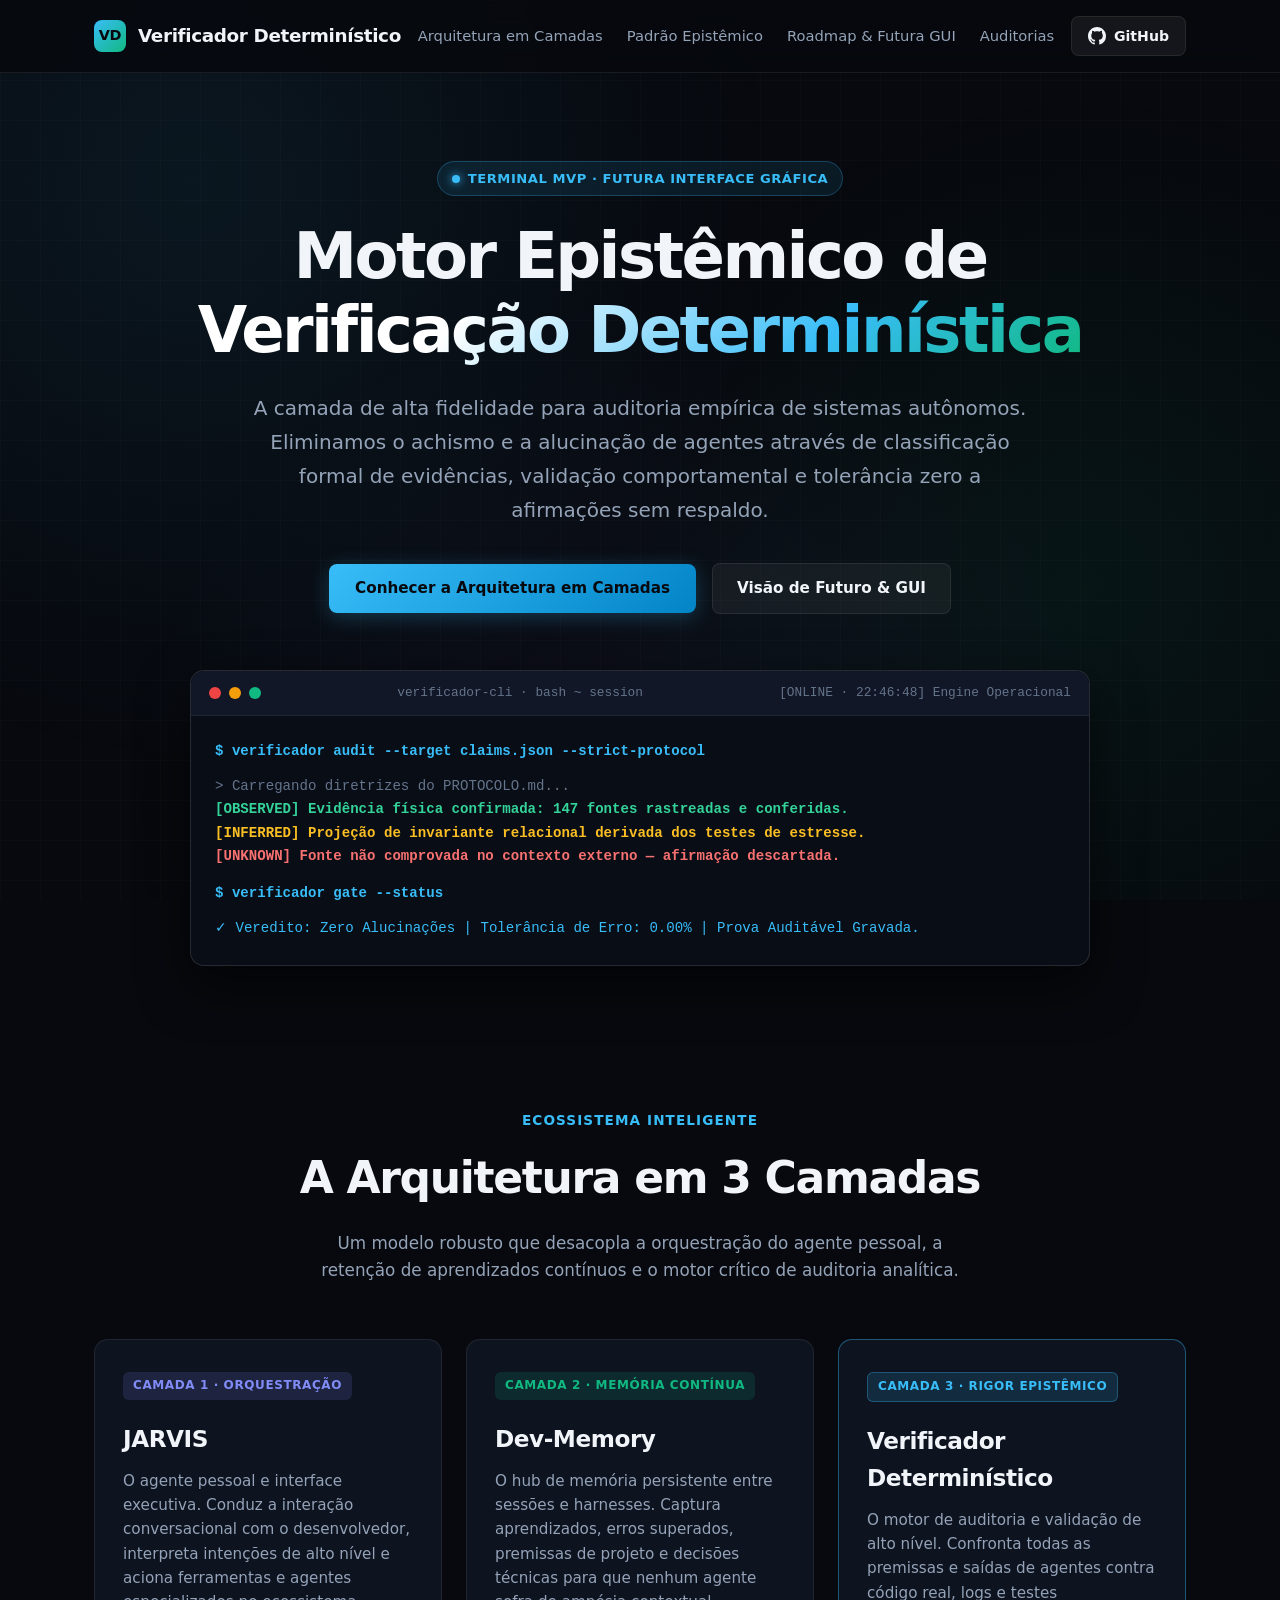
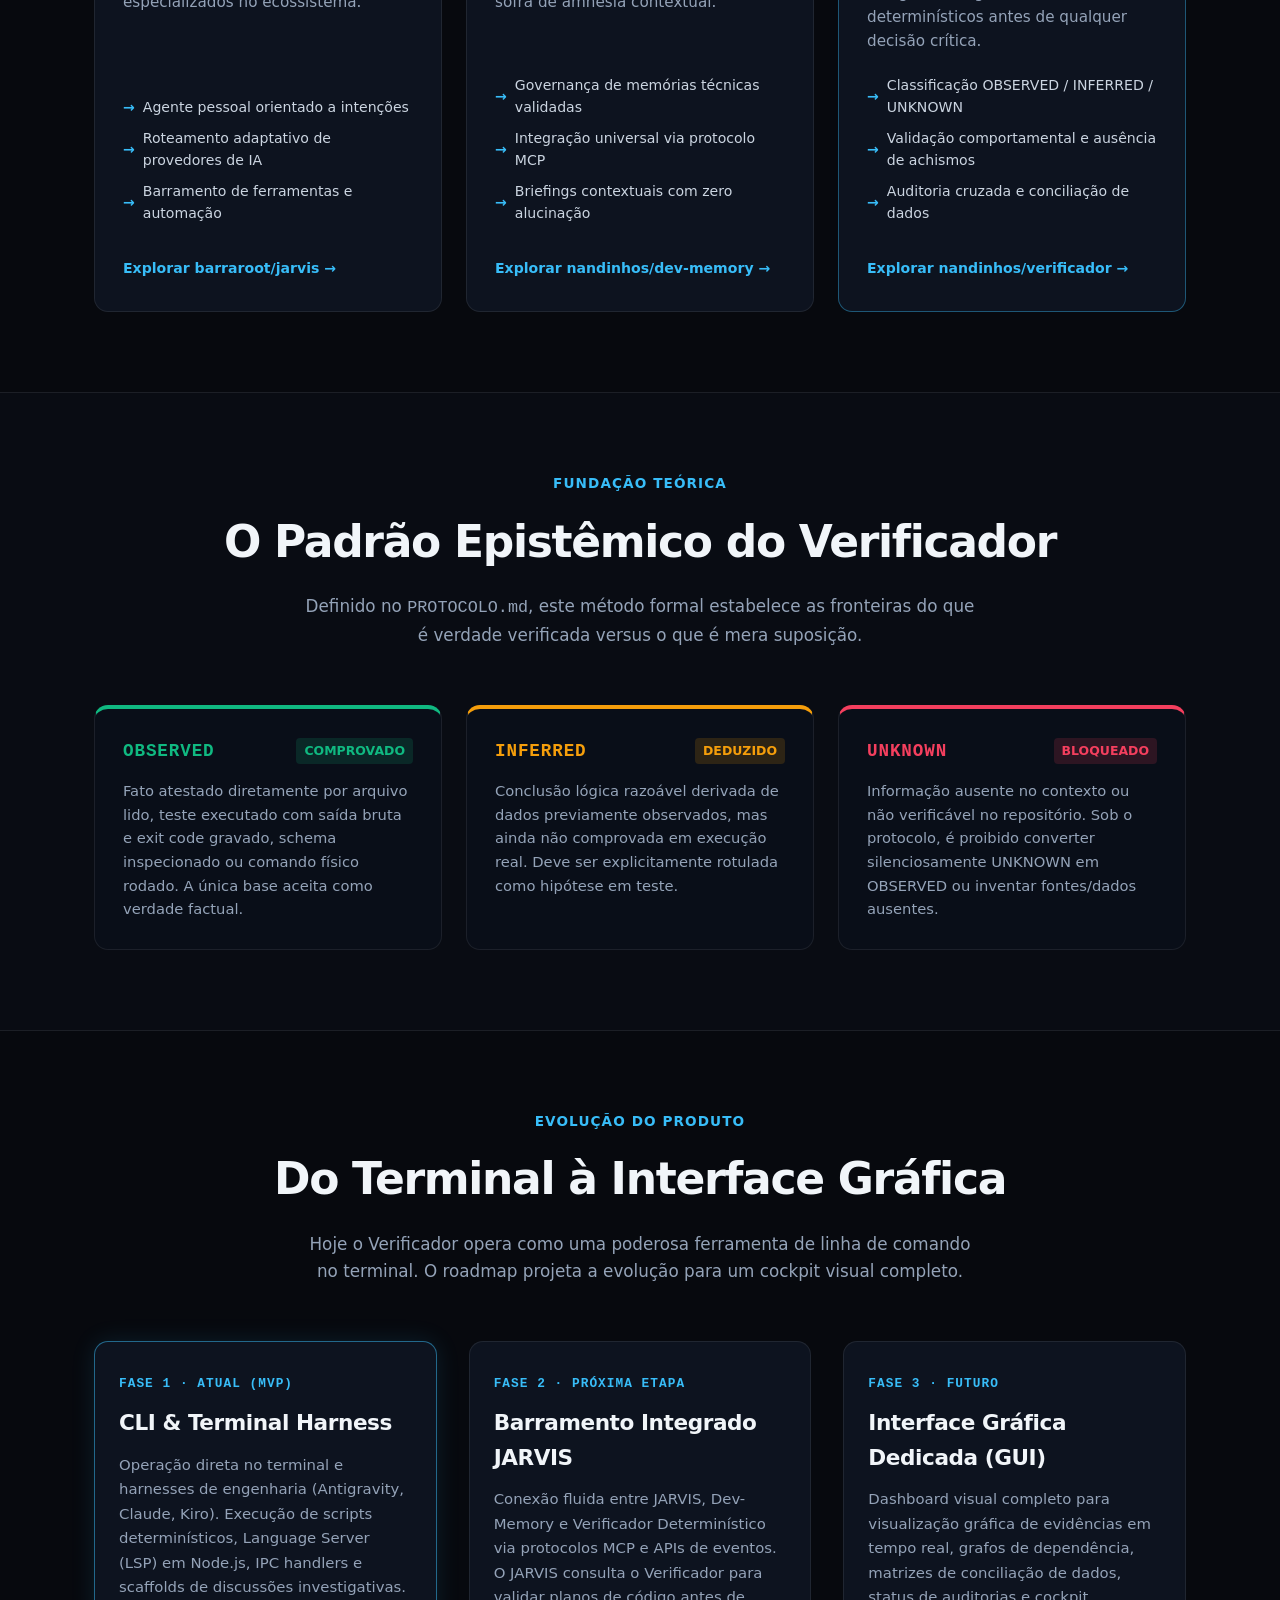
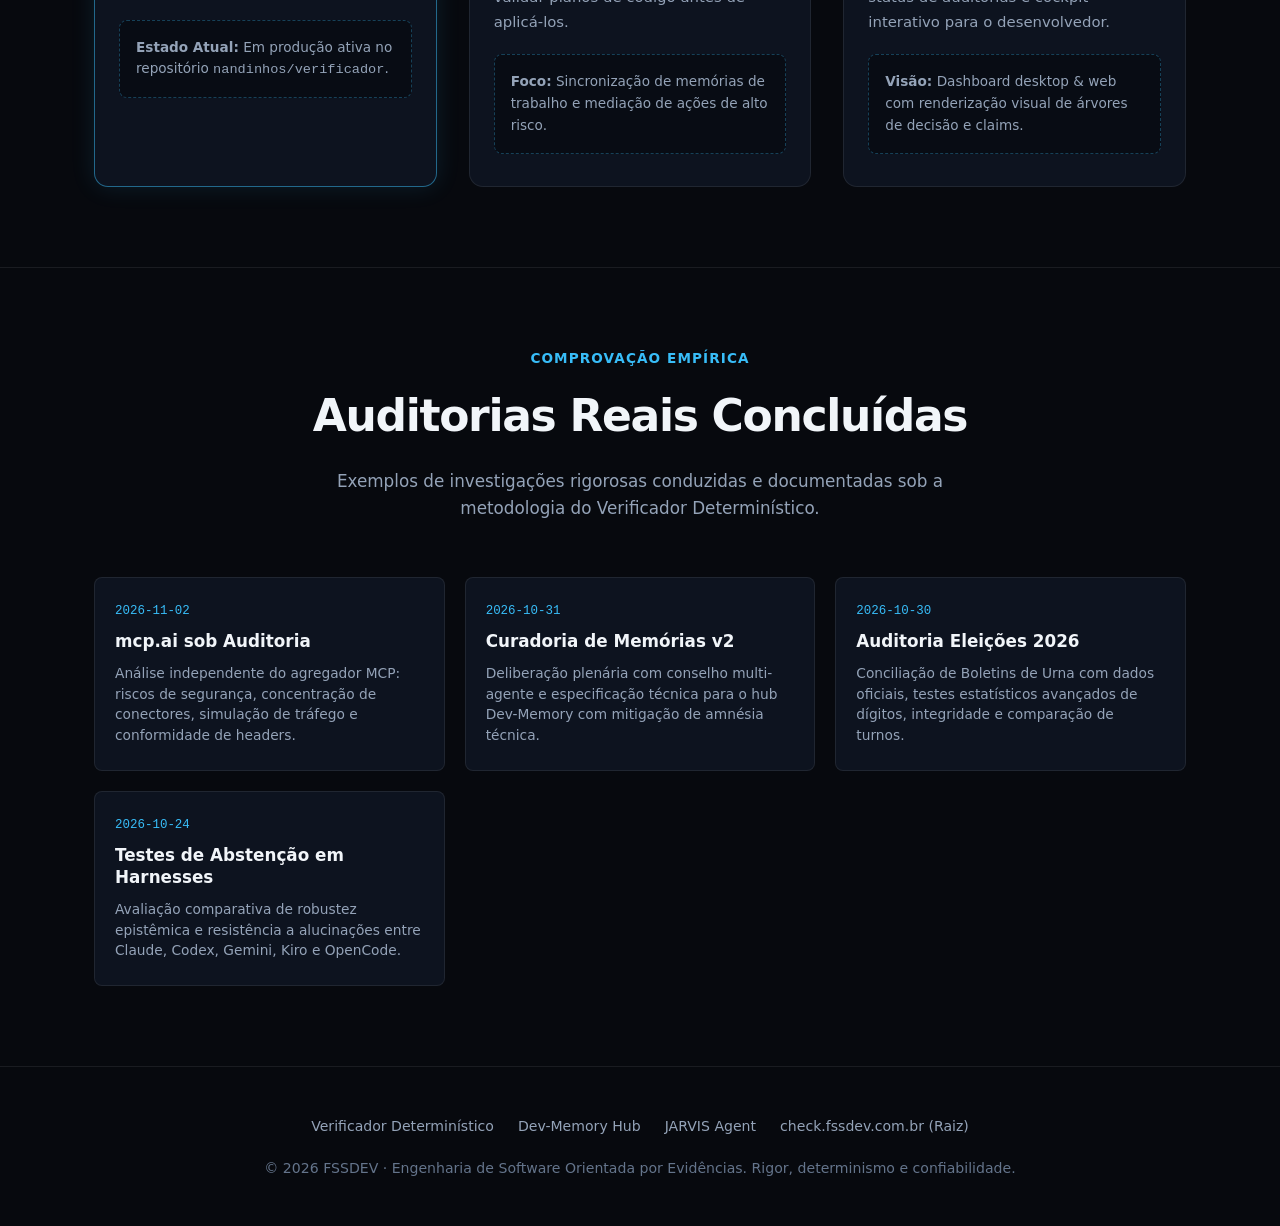
<file: paginas/verificador/index.html>
<!DOCTYPE html>
<html lang="pt-BR">
<head>
  <meta charset="utf-8">
  <meta name="viewport" content="width=device-width, initial-scale=1">
  <title>Verificador Determinístico — Motor Epistêmico & Auditoria de IA</title>
  <meta name="description" content="Motor de análise determinística de alto nível, classificação rigorosa de evidências e auditoria para ecossistemas de agentes de IA com JARVIS e Dev-Memory.">
  <meta name="theme-color" content="#07090e">
  <meta name="robots" content="noindex, nofollow">
  <link rel="stylesheet" href="./assets/style.css?v=20261102">
  <script src="./assets/app.js?v=20261102" defer></script>
</head>
<body>

  <div class="bg-glow"></div>
  <div class="bg-grid"></div>

  <!-- Header -->
  <header class="site-header">
    <div class="container">
      <div class="nav-wrap">
        <a href="#topo" class="brand">
          <span class="brand-badge">VD</span>
          <span>Verificador Determinístico</span>
        </a>
        <nav>
          <ul class="nav-links">
            <li><a href="#arquitetura">Arquitetura em Camadas</a></li>
            <li><a href="#epistemico">Padrão Epistêmico</a></li>
            <li><a href="#roadmap">Roadmap & Futura GUI</a></li>
            <li><a href="#casos">Auditorias</a></li>
          </ul>
        </nav>
        <a href="https://github.com/nandinhos/verificador" target="_blank" rel="noopener noreferrer" class="btn-github">
          <svg width="18" height="18" viewBox="0 0 24 24" fill="currentColor">
            <path d="M12 0C5.37 0 0 5.37 0 12c0 5.31 3.435 9.795 8.205 11.385.6.105.825-.255.825-.57 0-.285-.015-1.23-.015-2.235-3.015.555-3.795-.735-4.035-1.41-.135-.345-.72-1.41-1.23-1.695-.42-.225-1.02-.78-.015-.795.945-.015 1.62.87 1.845 1.23 1.08 1.815 2.805 1.305 3.495.99.105-.78.42-1.305.765-1.605-2.67-.3-5.46-1.335-5.46-5.925 0-1.305.465-2.385 1.23-3.225-.12-.3-.54-1.53.12-3.18 0 0 1.005-.315 3.3 1.23.96-.27 1.98-.405 3-.405s2.04.135 3 .405c2.295-1.56 3.3-1.23 3.3-1.23.66 1.65.24 2.88.12 3.18.765.84 1.23 1.905 1.23 3.225 0 4.605-2.805 5.625-5.475 5.925.435.375.81 1.095.81 2.22 0 1.605-.015 2.895-.015 3.3 0 .315.225.69.825.57A12.02 12.02 0 0024 12c0-6.63-5.37-12-12-12z"/>
          </svg>
          <span>GitHub</span>
        </a>
      </div>
    </div>
  </header>

  <!-- Hero Section -->
  <section class="hero" id="topo">
    <div class="container">
      <div class="badge-tag">
        <span class="pulse-dot"></span>
        <span>Terminal MVP · Futura Interface Gráfica</span>
      </div>

      <h1 class="hero-title">
        Motor Epistêmico de <br><span class="text-gradient">Verificação Determinística</span>
      </h1>

      <p class="hero-subtitle">
        A camada de alta fidelidade para auditoria empírica de sistemas autônomos. Eliminamos o achismo e a alucinação de agentes através de classificação formal de evidências, validação comportamental e tolerância zero a afirmações sem respaldo.
      </p>

      <div class="hero-actions">
        <a href="#arquitetura" class="btn-primary">Conhecer a Arquitetura em Camadas</a>
        <a href="#roadmap" class="btn-secondary">Visão de Futuro & GUI</a>
      </div>

      <!-- Terminal Mockup -->
      <div class="terminal-window">
        <div class="terminal-header">
          <div class="terminal-dots">
            <span class="dot dot-red"></span>
            <span class="dot dot-yellow"></span>
            <span class="dot dot-green"></span>
          </div>
          <span class="terminal-title">verificador-cli · bash ~ session</span>
          <span class="terminal-title" id="live-status">[ONLINE] Engine Operacional</span>
        </div>
        <div class="terminal-body">
          <p class="cmd-line">$ verificador audit --target claims.json --strict-protocol</p>
          <p class="log-dim">> Carregando diretrizes do PROTOCOLO.md...</p>
          <p class="log-obs">[OBSERVED] Evidência física confirmada: 147 fontes rastreadas e conferidas.</p>
          <p class="log-inf">[INFERRED] Projeção de invariante relacional derivada dos testes de estresse.</p>
          <p class="log-unk">[UNKNOWN] Fonte não comprovada no contexto externo — afirmação descartada.</p>
          <p class="cmd-line" style="margin-top: 14px;">$ verificador gate --status</p>
          <p style="color: #38bdf8;">✓ Veredito: Zero Alucinações | Tolerância de Erro: 0.00% | Prova Auditável Gravada.</p>
        </div>
      </div>
    </div>
  </section>

  <!-- Architecture Triad -->
  <section class="architecture" id="arquitetura">
    <div class="container">
      <div class="section-head">
        <div class="section-tag">Ecossistema Inteligente</div>
        <h2 class="section-title">A Arquitetura em 3 Camadas</h2>
        <p class="section-desc">
          Um modelo robusto que desacopla a orquestração do agente pessoal, a retenção de aprendizados contínuos e o motor crítico de auditoria analítica.
        </p>
      </div>

      <div class="triad-grid">
        <!-- Layer 1: JARVIS -->
        <article class="triad-card">
          <span class="card-layer-tag layer-1">Camada 1 · Orquestração</span>
          <h3>JARVIS</h3>
          <p>
            O agente pessoal e interface executiva. Conduz a interação conversacional com o desenvolvedor, interpreta intenções de alto nível e aciona ferramentas e agentes especializados no ecossistema.
          </p>
          <ul class="triad-features">
            <li>Agente pessoal orientado a intenções</li>
            <li>Roteamento adaptativo de provedores de IA</li>
            <li>Barramento de ferramentas e automação</li>
          </ul>
          <a href="https://github.com/barraroot/jarvis" target="_blank" rel="noopener noreferrer" class="card-link">
            Explorar barraroot/jarvis →
          </a>
        </article>

        <!-- Layer 2: Dev-Memory -->
        <article class="triad-card">
          <span class="card-layer-tag layer-2">Camada 2 · Memória Contínua</span>
          <h3>Dev-Memory</h3>
          <p>
            O hub de memória persistente entre sessões e harnesses. Captura aprendizados, erros superados, premissas de projeto e decisões técnicas para que nenhum agente sofra de amnésia contextual.
          </p>
          <ul class="triad-features">
            <li>Governança de memórias técnicas validadas</li>
            <li>Integração universal via protocolo MCP</li>
            <li>Briefings contextuais com zero alucinação</li>
          </ul>
          <a href="https://github.com/nandinhos/dev-memory" target="_blank" rel="noopener noreferrer" class="card-link">
            Explorar nandinhos/dev-memory →
          </a>
        </article>

        <!-- Layer 3: Verificador -->
        <article class="triad-card" style="border-color: rgba(56, 189, 248, 0.4);">
          <span class="card-layer-tag layer-3">Camada 3 · Rigor Epistêmico</span>
          <h3>Verificador Determinístico</h3>
          <p>
            O motor de auditoria e validação de alto nível. Confronta todas as premissas e saídas de agentes contra código real, logs e testes determinísticos antes de qualquer decisão crítica.
          </p>
          <ul class="triad-features">
            <li>Classificação OBSERVED / INFERRED / UNKNOWN</li>
            <li>Validação comportamental e ausência de achismos</li>
            <li>Auditoria cruzada e conciliação de dados</li>
          </ul>
          <a href="https://github.com/nandinhos/verificador" target="_blank" rel="noopener noreferrer" class="card-link">
            Explorar nandinhos/verificador →
          </a>
        </article>
      </div>
    </div>
  </section>

  <!-- Epistemic Standard -->
  <section class="epistemic" id="epistemico">
    <div class="container">
      <div class="section-head">
        <div class="section-tag">Fundação Teórica</div>
        <h2 class="section-title">O Padrão Epistêmico do Verificador</h2>
        <p class="section-desc">
          Definido no <code>PROTOCOLO.md</code>, este método formal estabelece as fronteiras do que é verdade verificada versus o que é mera suposição.
        </p>
      </div>

      <div class="epistemic-cards">
        <div class="epi-card obs">
          <div class="epi-header">
            <span class="epi-title">OBSERVED</span>
            <span class="epi-rule">Comprovado</span>
          </div>
          <p>
            Fato atestado diretamente por arquivo lido, teste executado com saída bruta e exit code gravado, schema inspecionado ou comando físico rodado. A única base aceita como verdade factual.
          </p>
        </div>

        <div class="epi-card inf">
          <div class="epi-header">
            <span class="epi-title">INFERRED</span>
            <span class="epi-rule">Deduzido</span>
          </div>
          <p>
            Conclusão lógica razoável derivada de dados previamente observados, mas ainda não comprovada em execução real. Deve ser explicitamente rotulada como hipótese em teste.
          </p>
        </div>

        <div class="epi-card unk">
          <div class="epi-header">
            <span class="epi-title">UNKNOWN</span>
            <span class="epi-rule">Bloqueado</span>
          </div>
          <p>
            Informação ausente no contexto ou não verificável no repositório. Sob o protocolo, é proibido converter silenciosamente UNKNOWN em OBSERVED ou inventar fontes/dados ausentes.
          </p>
        </div>
      </div>
    </div>
  </section>

  <!-- Roadmap Section -->
  <section class="roadmap" id="roadmap">
    <div class="container">
      <div class="section-head">
        <div class="section-tag">Evolução do Produto</div>
        <h2 class="section-title">Do Terminal à Interface Gráfica</h2>
        <p class="section-desc">
          Hoje o Verificador opera como uma poderosa ferramenta de linha de comando no terminal. O roadmap projeta a evolução para um cockpit visual completo.
        </p>
      </div>

      <div class="roadmap-timeline">
        <!-- Fase 1 -->
        <div class="roadmap-card active">
          <div class="phase-number">Fase 1 · Atual (MVP)</div>
          <h4>CLI & Terminal Harness</h4>
          <p>
            Operação direta no terminal e harnesses de engenharia (Antigravity, Claude, Kiro). Execução de scripts determinísticos, Language Server (LSP) em Node.js, IPC handlers e scaffolds de discussões investigativas.
          </p>
          <div class="gui-preview-box">
            <strong>Estado Atual:</strong> Em produção ativa no repositório <code>nandinhos/verificador</code>.
          </div>
        </div>

        <!-- Fase 2 -->
        <div class="roadmap-card">
          <div class="phase-number">Fase 2 · Próxima Etapa</div>
          <h4>Barramento Integrado JARVIS</h4>
          <p>
            Conexão fluida entre JARVIS, Dev-Memory e Verificador Determinístico via protocolos MCP e APIs de eventos. O JARVIS consulta o Verificador para validar planos de código antes de aplicá-los.
          </p>
          <div class="gui-preview-box">
            <strong>Foco:</strong> Sincronização de memórias de trabalho e mediação de ações de alto risco.
          </div>
        </div>

        <!-- Fase 3 -->
        <div class="roadmap-card">
          <div class="phase-number">Fase 3 · Futuro</div>
          <h4>Interface Gráfica Dedicada (GUI)</h4>
          <p>
            Dashboard visual completo para visualização gráfica de evidências em tempo real, grafos de dependência, matrizes de conciliação de dados, status de auditorias e cockpit interativo para o desenvolvedor.
          </p>
          <div class="gui-preview-box">
            <strong>Visão:</strong> Dashboard desktop & web com renderização visual de árvores de decisão e claims.
          </div>
        </div>
      </div>
    </div>
  </section>

  <!-- Audited Cases -->
  <section class="cases" id="casos">
    <div class="container">
      <div class="section-head">
        <div class="section-tag">Comprovação Empírica</div>
        <h2 class="section-title">Auditorias Reais Concluídas</h2>
        <p class="section-desc">
          Exemplos de investigações rigorosas conduzidas e documentadas sob a metodologia do Verificador Determinístico.
        </p>
      </div>

      <div class="cases-grid">
        <div class="case-card">
          <div class="case-date">2026-11-02</div>
          <h5>mcp.ai sob Auditoria</h5>
          <p>
            Análise independente do agregador MCP: riscos de segurança, concentração de conectores, simulação de tráfego e conformidade de headers.
          </p>
        </div>

        <div class="case-card">
          <div class="case-date">2026-10-31</div>
          <h5>Curadoria de Memórias v2</h5>
          <p>
            Deliberação plenária com conselho multi-agente e especificação técnica para o hub Dev-Memory com mitigação de amnésia técnica.
          </p>
        </div>

        <div class="case-card">
          <div class="case-date">2026-10-30</div>
          <h5>Auditoria Eleições 2026</h5>
          <p>
            Conciliação de Boletins de Urna com dados oficiais, testes estatísticos avançados de dígitos, integridade e comparação de turnos.
          </p>
        </div>

        <div class="case-card">
          <div class="case-date">2026-10-24</div>
          <h5>Testes de Abstenção em Harnesses</h5>
          <p>
            Avaliação comparativa de robustez epistêmica e resistência a alucinações entre Claude, Codex, Gemini, Kiro e OpenCode.
          </p>
        </div>
      </div>
    </div>
  </section>

  <!-- Footer -->
  <footer class="site-footer">
    <div class="container">
      <ul class="footer-links">
        <li><a href="https://github.com/nandinhos/verificador" target="_blank" rel="noopener noreferrer">Verificador Determinístico</a></li>
        <li><a href="https://github.com/nandinhos/dev-memory" target="_blank" rel="noopener noreferrer">Dev-Memory Hub</a></li>
        <li><a href="https://github.com/barraroot/jarvis" target="_blank" rel="noopener noreferrer">JARVIS Agent</a></li>
        <li><a href="https://check.fssdev.com.br" target="_blank" rel="noopener noreferrer">check.fssdev.com.br (Raiz)</a></li>
      </ul>
      <p>
        © 2026 FSSDEV · Engenharia de Software Orientada por Evidências. Rigor, determinismo e confiabilidade.
      </p>
    </div>
  </footer>

</body>
</html>
</file>
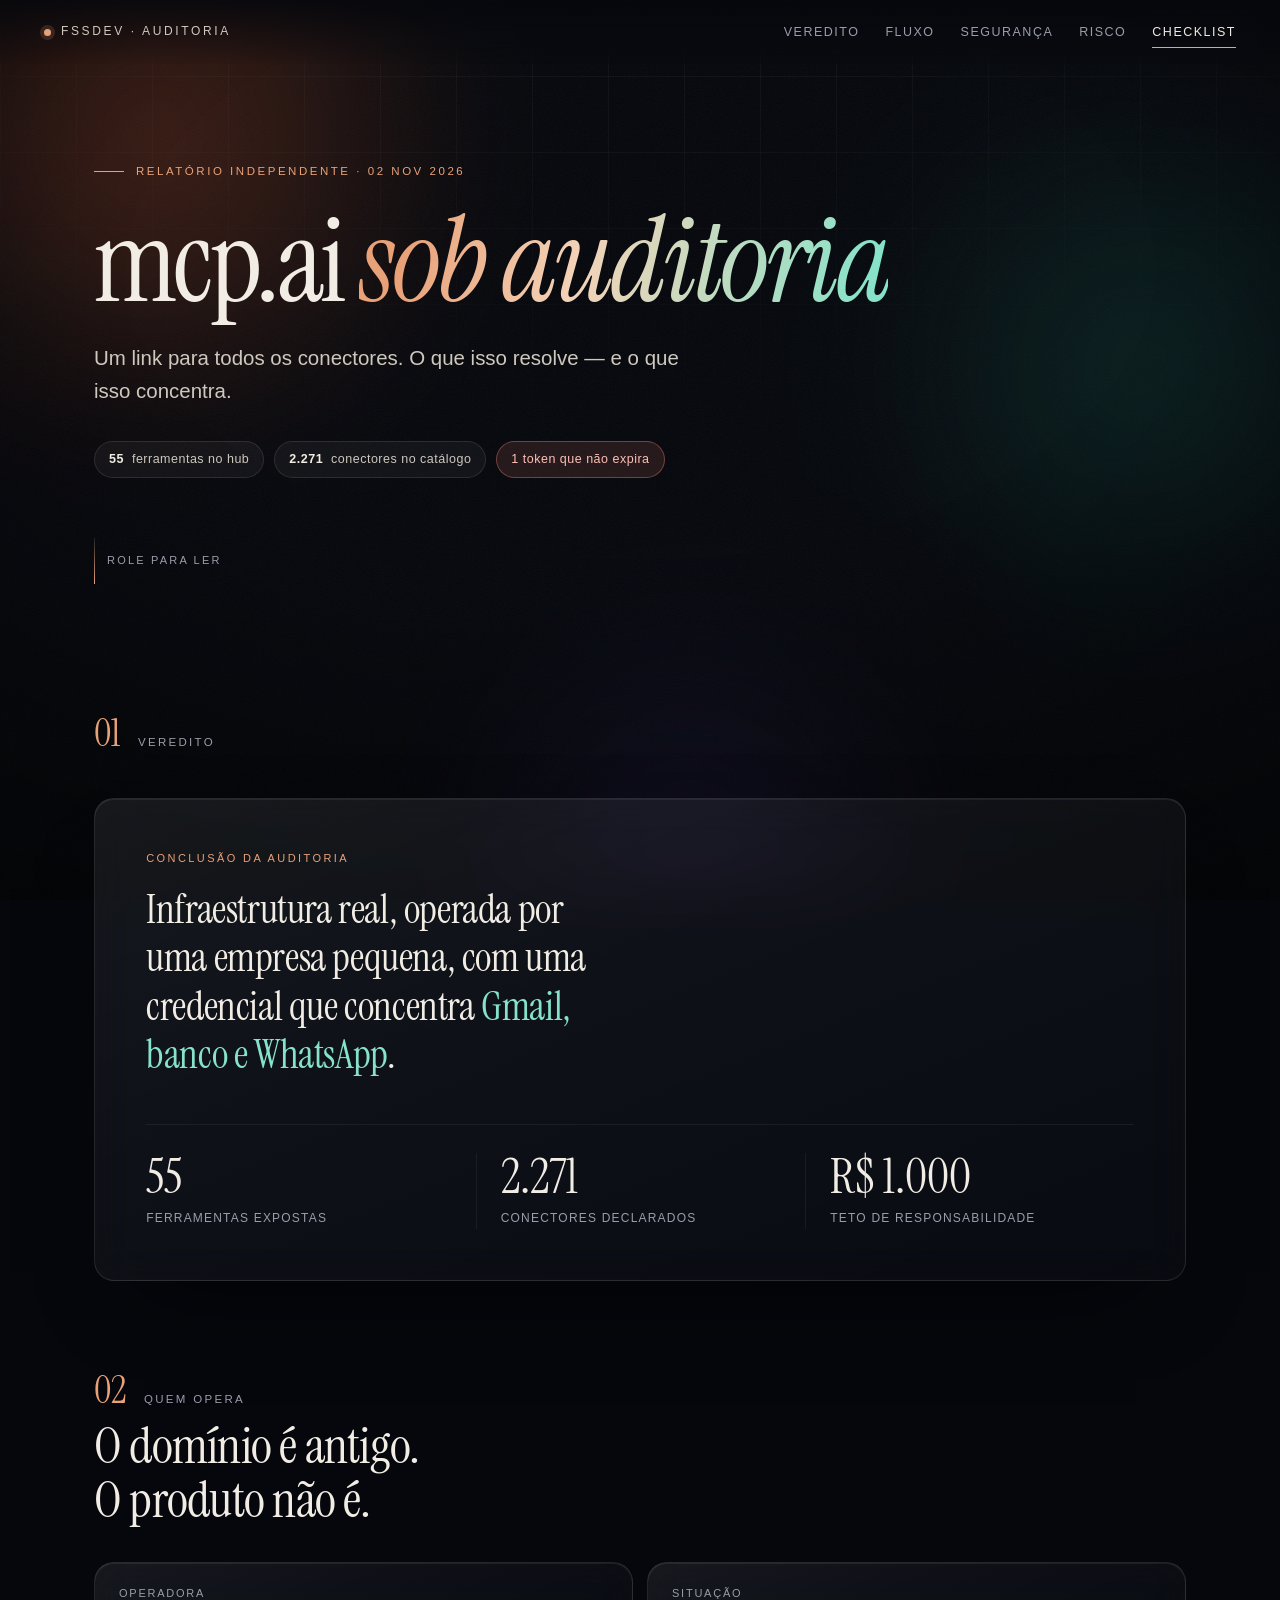
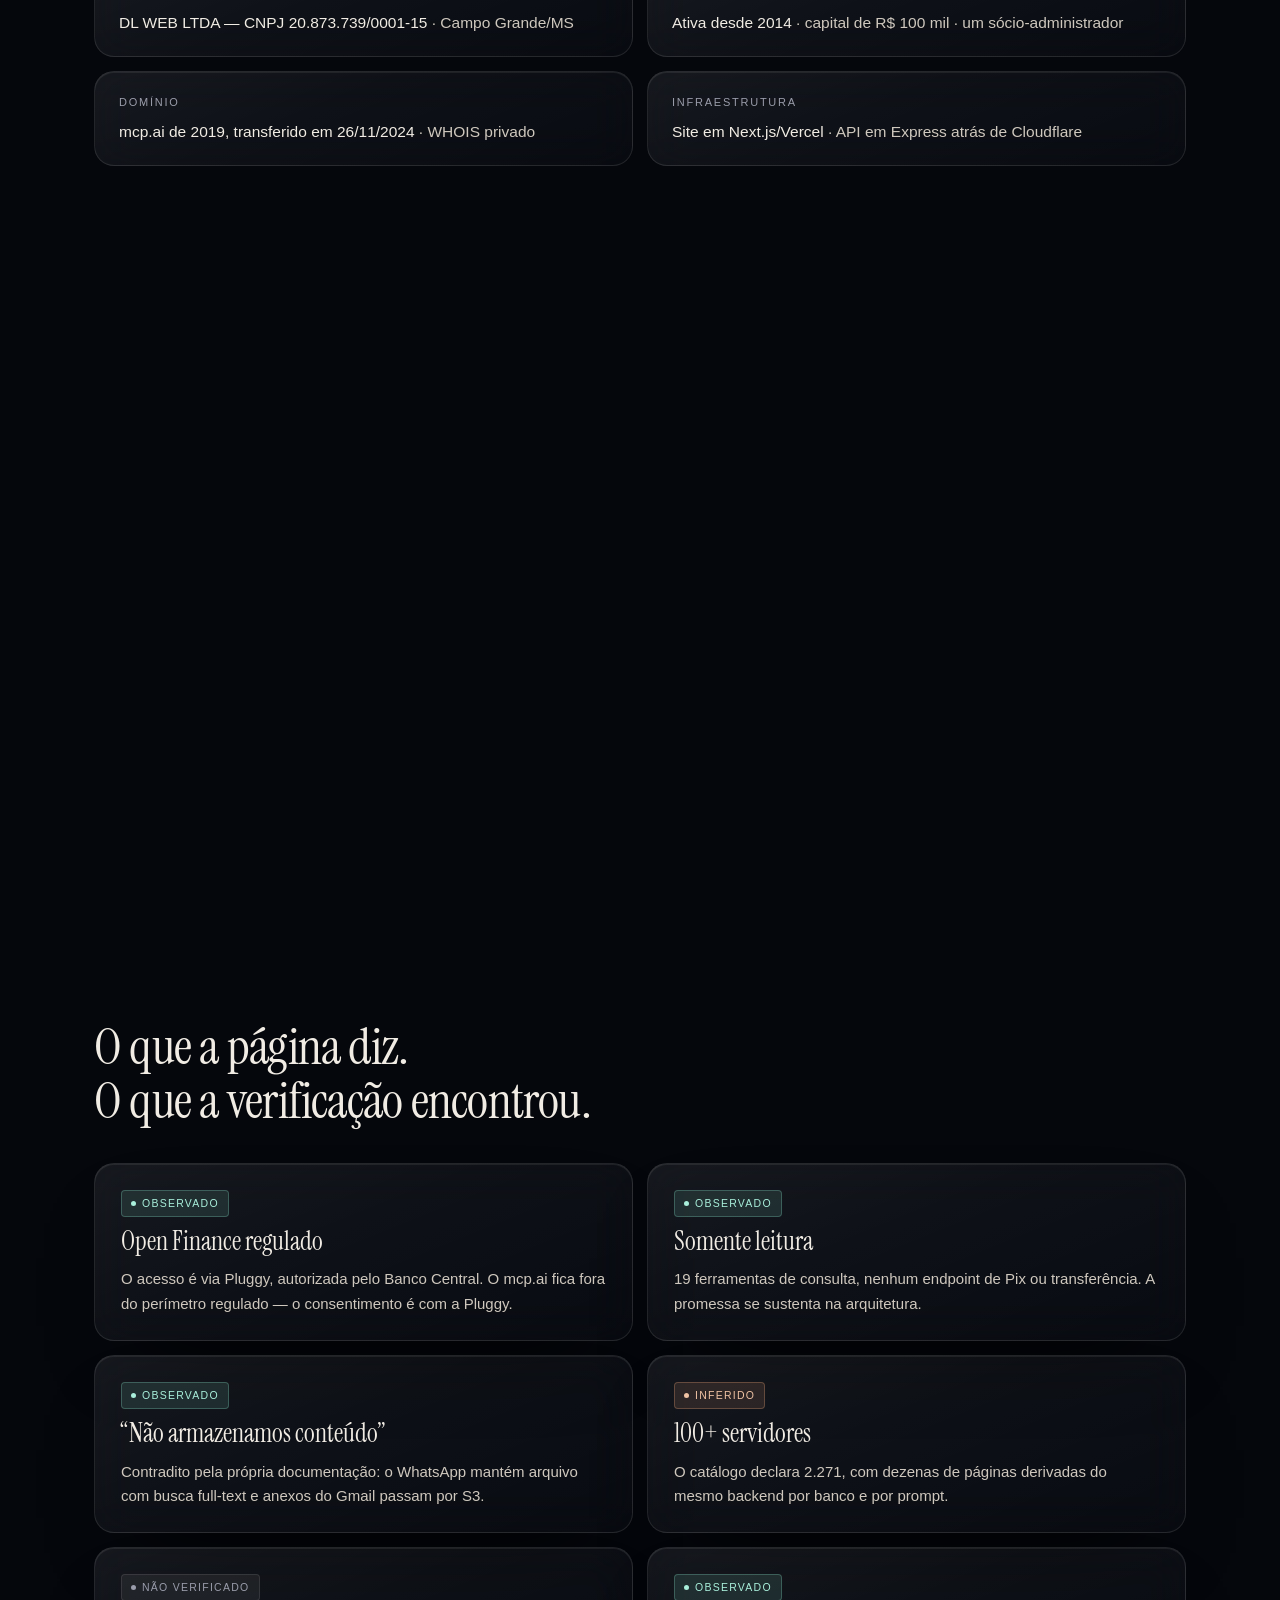
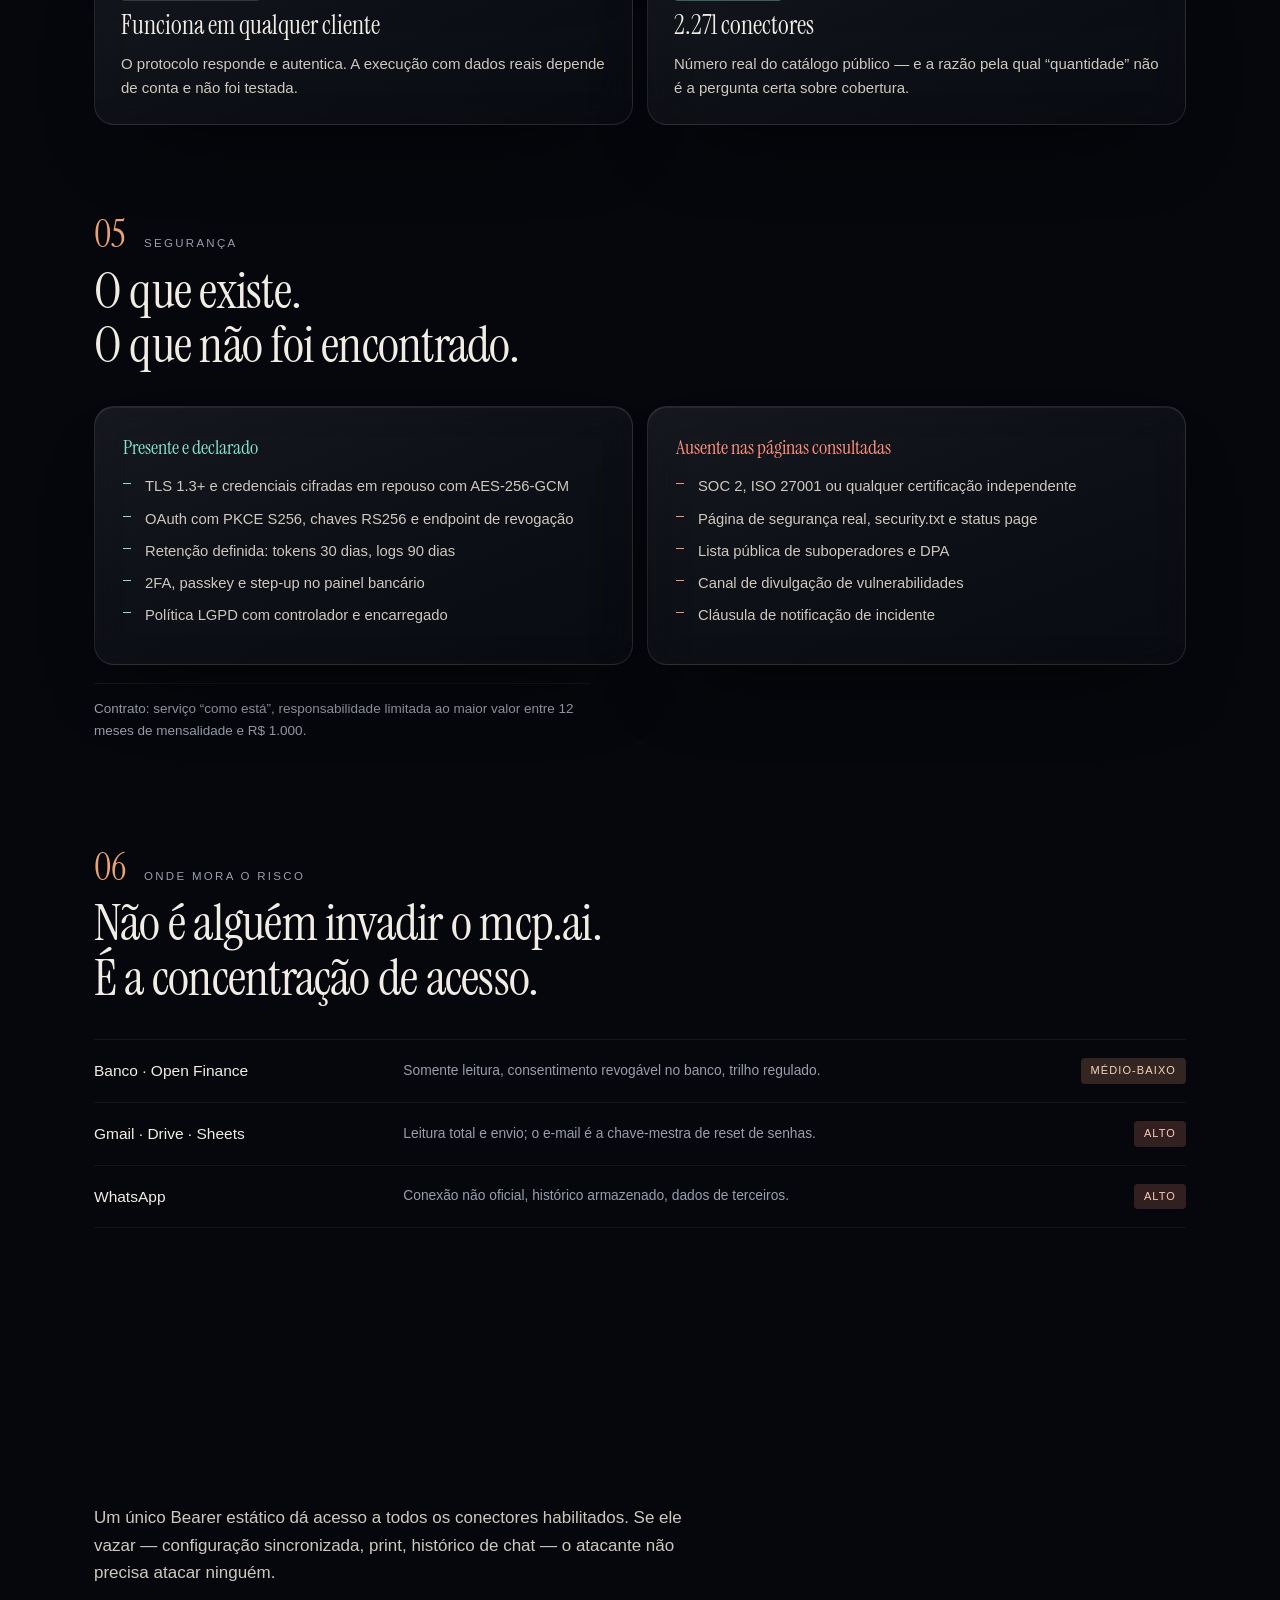
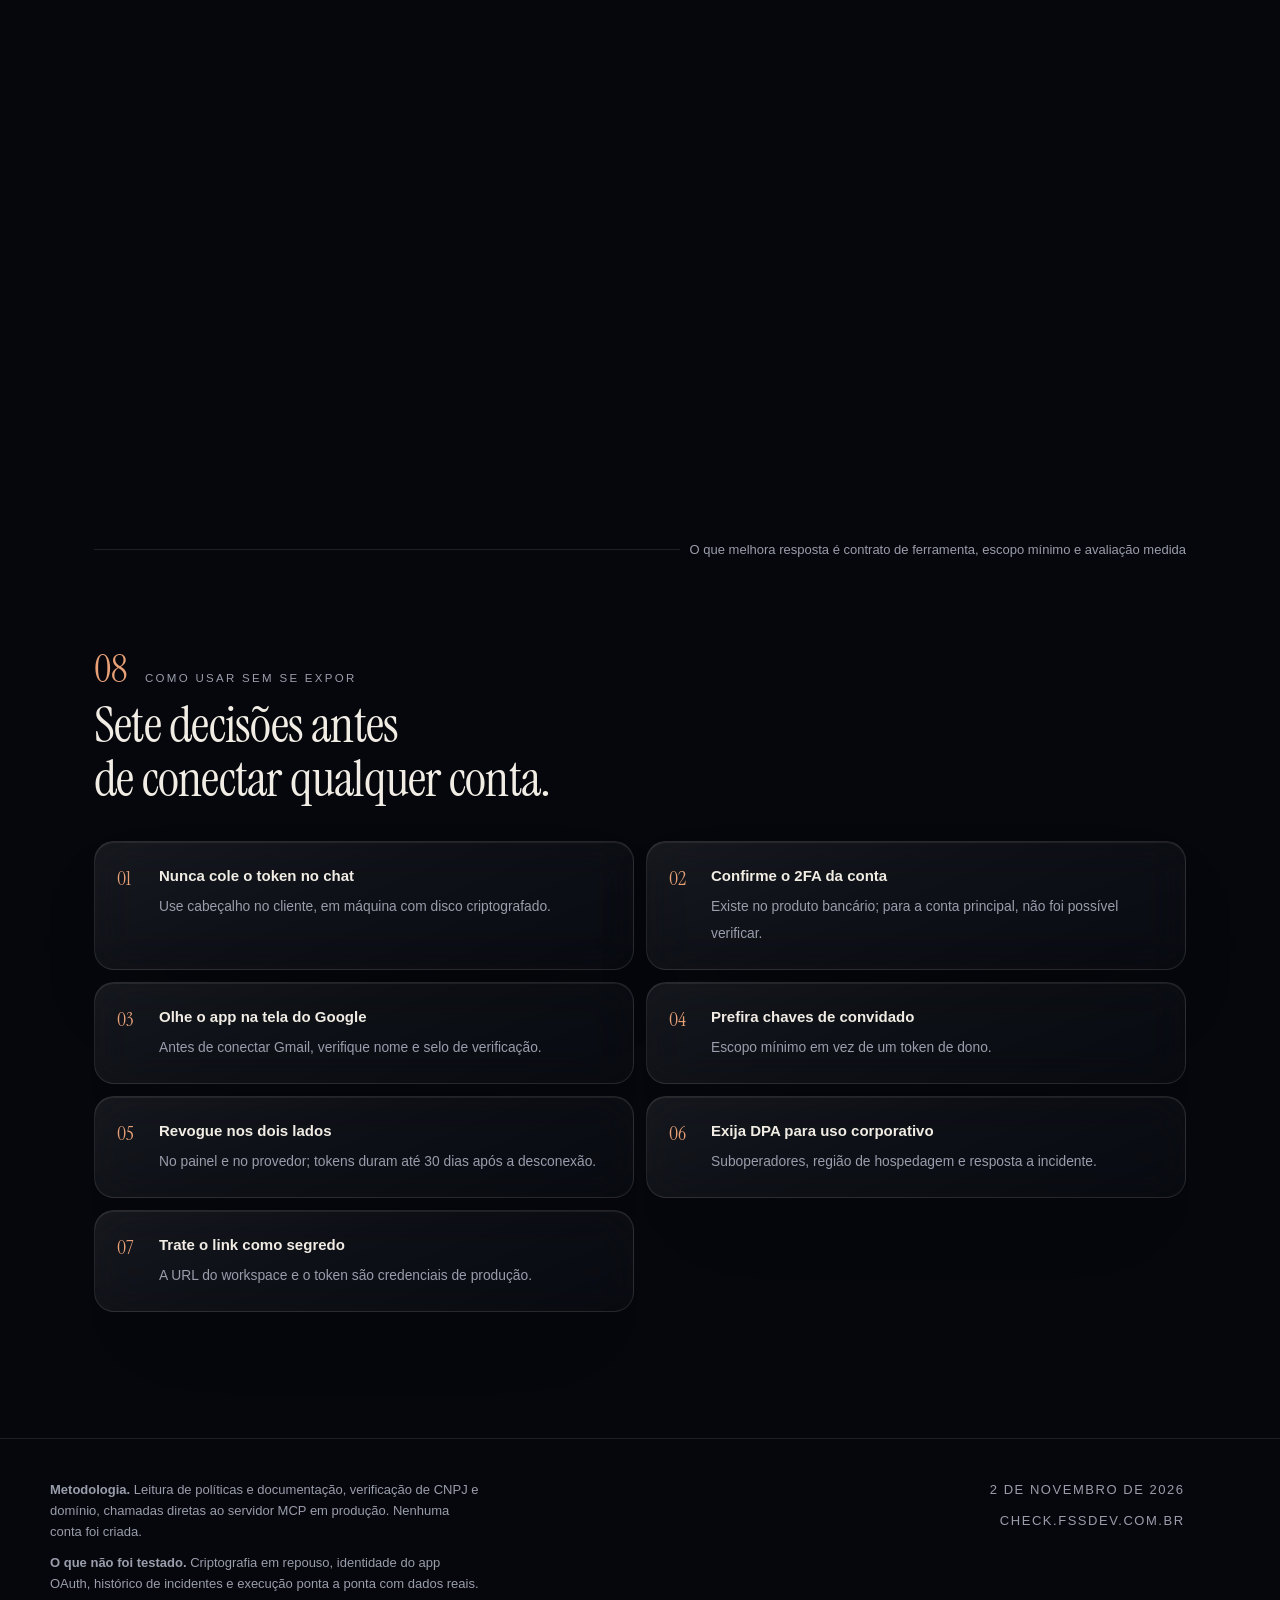
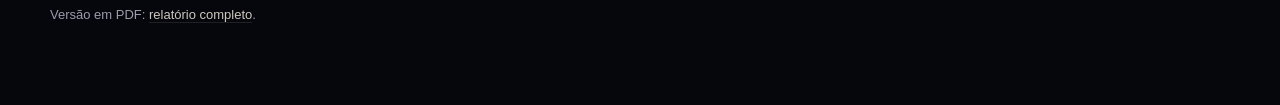
<file: discussoes/2026-11-02-avaliacao-mcp-ai/site/index.html>
<!doctype html>
<html lang="pt-BR">
<head>
<meta charset="utf-8">
<meta name="viewport" content="width=device-width, initial-scale=1">
<title>mcp.ai sob auditoria — relatório independente</title>
<meta name="description" content="Auditoria independente do agregador MCP mcp.ai: arquitetura, critérios de segurança, risco de vazamento e o que ele realmente entrega.">
<meta name="theme-color" content="#05070C">
<meta name="robots" content="noindex, nofollow">
<meta property="og:title" content="mcp.ai sob auditoria">
<meta property="og:description" content="Um link para todos os conectores. O que isso resolve — e o que isso concentra.">
<meta property="og:type" content="website">
<link rel="stylesheet" href="./assets/style.css?v=20261102">
<script src="./assets/boot.js?v=20261102"></script>
</head>
<body>

<a class="skip" href="#conteudo">Pular para o conteúdo</a>
<div class="progress" id="progress" aria-hidden="true"></div>

<div class="bg" aria-hidden="true">
  <div class="bg__aurora a"></div>
  <div class="bg__aurora b"></div>
  <div class="bg__aurora c"></div>
  <div class="bg__grid"></div>
  <div class="bg__vignette"></div>
  <div class="bg__noise"></div>
</div>

<header class="topbar">
  <a class="brand" href="#topo"><span class="brand__dot"></span> FSSDEV · Auditoria</a>
  <nav class="nav" aria-label="Seções">
    <a href="#veredito">Veredito</a>
    <a href="#fluxo">Fluxo</a>
    <a href="#seguranca">Segurança</a>
    <a href="#risco">Risco</a>
    <a href="#checklist">Checklist</a>
  </nav>
</header>

<main id="conteudo">

  <section class="hero" id="topo">
    <p class="hero__kicker" data-reveal>Relatório independente · 02 nov 2026</p>
    <h1 class="d1" data-reveal>mcp.ai <em>sob auditoria</em></h1>
    <p class="hero__sub d2" data-reveal>Um link para todos os conectores. O que isso resolve — e o que isso concentra.</p>
    <div class="hero__meta" data-reveal>
      <span class="chip"><strong>55</strong> ferramentas no hub</span>
      <span class="chip"><strong>2.271</strong> conectores no catálogo</span>
      <span class="chip chip--danger">1 token que não expira</span>
    </div>
    <div class="scrollcue" aria-hidden="true">
      <span class="scrollcue__line"></span>
      <span>Role para ler</span>
    </div>
  </section>

  <section class="section" id="veredito">
    <div class="section__head" data-reveal>
      <span class="section__num">01</span>
      <span class="section__label">Veredito</span>
    </div>
    <div class="glass verdict" data-reveal data-tilt>
      <p class="verdict__label">Conclusão da auditoria</p>
      <p class="verdict__text">Infraestrutura real, operada por uma empresa pequena, com uma credencial que concentra <b>Gmail, banco e WhatsApp</b>.</p>
      <div class="stats">
        <div class="stat">
          <span class="stat__num" data-count="55">55</span>
          <span class="stat__label">ferramentas expostas</span>
        </div>
        <div class="stat">
          <span class="stat__num" data-count="2271">2.271</span>
          <span class="stat__label">conectores declarados</span>
        </div>
        <div class="stat">
          <span class="stat__num" data-count="1000" data-prefix="R$ ">R$ 1.000</span>
          <span class="stat__label">teto de responsabilidade</span>
        </div>
      </div>
    </div>
  </section>

  <section class="section" id="quem">
    <div class="section__head" data-reveal>
      <span class="section__num">02</span>
      <span class="section__label">Quem opera</span>
    </div>
    <h2 data-reveal>O domínio é antigo.<br>O produto não é.</h2>

    <dl class="facts">
      <div class="glass fact" data-reveal>
        <dt>Operadora</dt>
        <dd>DL WEB LTDA — CNPJ 20.873.739/0001-15 <span>· Campo Grande/MS</span></dd>
      </div>
      <div class="glass fact d1" data-reveal>
        <dt>Situação</dt>
        <dd>Ativa desde 2014 <span>· capital de R$ 100 mil · um sócio-administrador</span></dd>
      </div>
      <div class="glass fact" data-reveal>
        <dt>Domínio</dt>
        <dd>mcp.ai de 2019, transferido em 26/11/2024 <span>· WHOIS privado</span></dd>
      </div>
      <div class="glass fact" data-reveal>
        <dt>Infraestrutura</dt>
        <dd>Site em Next.js/Vercel <span>· API em Express atrás de Cloudflare</span></dd>
      </div>
    </dl>
  </section>

  <section class="section" id="fluxo">
    <div class="section__head" data-reveal>
      <span class="section__num">03</span>
      <span class="section__label">Como funciona</span>
    </div>
    <h2 data-reveal>Um link, muitos conectores —<br>e um ponto onde tudo se concentra.</h2>

    <div class="glass flow" data-reveal>
      <svg viewBox="0 0 1000 240" role="img" aria-label="Fluxo: cliente de IA envia pedido ao mcp.ai, que roteia para o provedor upstream e devolve a resposta.">
        <defs>
          <linearGradient id="wire" gradientUnits="userSpaceOnUse" x1="90" y1="120" x2="900" y2="120">
            <stop offset="0" stop-color="#E9A178" stop-opacity=".75"/>
            <stop offset="1" stop-color="#86E3C9" stop-opacity=".75"/>
          </linearGradient>
          <radialGradient id="nodeFill" cx="50%" cy="28%" r="78%">
            <stop offset="0" stop-color="rgba(255,255,255,.14)"/>
            <stop offset="1" stop-color="rgba(255,255,255,.02)"/>
          </radialGradient>
          <radialGradient id="halo" cx="50%" cy="50%" r="50%">
            <stop offset="0" stop-color="rgba(233,161,120,.22)"/>
            <stop offset="1" stop-color="rgba(233,161,120,0)"/>
          </radialGradient>
        </defs>

        <circle cx="360" cy="120" r="92" fill="url(#halo)"/>

        <g class="wires" stroke="url(#wire)" stroke-width="1.6" stroke-linecap="round" fill="none" opacity=".85">
          <path d="M128 120 H322" class="wire"/>
          <path d="M398 120 H592" class="wire"/>
          <path d="M668 120 H862" class="wire"/>
        </g>

        <g class="nodes" text-anchor="middle" font-size="12" fill="rgba(241,236,228,.88)" letter-spacing=".6">
          <circle cx="90" cy="120" r="34" fill="url(#nodeFill)" stroke="rgba(255,255,255,.24)"/>
          <text x="90" y="124">IA</text>

          <circle cx="360" cy="120" r="34" fill="url(#nodeFill)" stroke="rgba(233,161,120,.7)" stroke-width="1.2"/>
          <text x="360" y="124" fill="#F3C6A6">MCP</text>
          <circle cx="360" cy="120" r="46" class="pulse" fill="none" stroke="rgba(233,161,120,.4)"/>

          <circle cx="630" cy="120" r="34" fill="url(#nodeFill)" stroke="rgba(255,255,255,.24)"/>
          <text x="630" y="124">API</text>

          <circle cx="900" cy="120" r="34" fill="url(#nodeFill)" stroke="rgba(134,227,201,.55)" stroke-width="1.2"/>
          <text x="900" y="124" fill="#B4F0DF">DB</text>
        </g>

        <g class="labels" font-size="10.5" letter-spacing="2.6" text-anchor="middle" fill="rgba(241,236,228,.5)">
          <text x="90" y="186">CLIENTE</text>
          <text x="360" y="186" fill="rgba(233,161,120,.95)">MCP.AI</text>
          <text x="630" y="186">UPSTREAM</text>
          <text x="900" y="186">DADOS</text>
        </g>

        <g class="labels" font-size="13" letter-spacing="0" text-anchor="middle" fill="rgba(241,236,228,.8)">
          <text x="90" y="58">Claude · Cursor · VS Code</text>
          <text x="360" y="48">OAuth · 55 tools</text>
          <text x="630" y="58">Pluggy · Google · bridge</text>
          <text x="900" y="58">saldo · e-mail · chat</text>
        </g>

        <circle class="packet p1" r="3.6" fill="#E9A178"/>
        <circle class="packet p2" r="3.6" fill="#E9A178"/>
        <circle class="packet p3" r="3.6" fill="#86E3C9"/>
      </svg>

      <div class="flow__legend">
        <div><b>Conecta</b>Uma URL MCP remota, com OAuth e PKCE.</div>
        <div><b>Autentica</b>Pelo navegador — ou colando um token no chat.</div>
        <div><b>Agrega</b>O agente instala conectores novos sozinho.</div>
        <div><b>Entrega</b>O pedido passa pela infraestrutura deles.</div>
      </div>
    </div>
  </section>

  <section class="section" id="promessa">
    <div class="section__head" data-reveal>
      <span class="section__num">04</span>
      <span class="section__label">Promessa e entrega</span>
    </div>
    <h2 data-reveal>O que a página diz.<br>O que a verificação encontrou.</h2>

    <div class="cards">
      <article class="glass card" data-reveal>
        <span class="tag tag--obs">Observado</span>
        <h3>Open Finance regulado</h3>
        <p>O acesso é via Pluggy, autorizada pelo Banco Central. O mcp.ai fica fora do perímetro regulado — o consentimento é com a Pluggy.</p>
      </article>
      <article class="glass card d1" data-reveal>
        <span class="tag tag--obs">Observado</span>
        <h3>Somente leitura</h3>
        <p>19 ferramentas de consulta, nenhum endpoint de Pix ou transferência. A promessa se sustenta na arquitetura.</p>
      </article>
      <article class="glass card" data-reveal>
        <span class="tag tag--obs">Observado</span>
        <h3>“Não armazenamos conteúdo”</h3>
        <p>Contradito pela própria documentação: o WhatsApp mantém arquivo com busca full-text e anexos do Gmail passam por S3.</p>
      </article>
      <article class="glass card d1" data-reveal>
        <span class="tag tag--inf">Inferido</span>
        <h3>100+ servidores</h3>
        <p>O catálogo declara 2.271, com dezenas de páginas derivadas do mesmo backend por banco e por prompt.</p>
      </article>
      <article class="glass card" data-reveal>
        <span class="tag tag--unk">Não verificado</span>
        <h3>Funciona em qualquer cliente</h3>
        <p>O protocolo responde e autentica. A execução com dados reais depende de conta e não foi testada.</p>
      </article>
      <article class="glass card d1" data-reveal>
        <span class="tag tag--obs">Observado</span>
        <h3>2.271 conectores</h3>
        <p>Número real do catálogo público — e a razão pela qual “quantidade” não é a pergunta certa sobre cobertura.</p>
      </article>
    </div>
  </section>

  <section class="section" id="seguranca">
    <div class="section__head" data-reveal>
      <span class="section__num">05</span>
      <span class="section__label">Segurança</span>
    </div>
    <h2 data-reveal>O que existe.<br>O que não foi encontrado.</h2>

    <div class="two">
      <div class="glass panel good" data-reveal>
        <h3 class="good">Presente e declarado</h3>
        <ul>
          <li>TLS 1.3+ e credenciais cifradas em repouso com AES-256-GCM</li>
          <li>OAuth com PKCE S256, chaves RS256 e endpoint de revogação</li>
          <li>Retenção definida: tokens 30 dias, logs 90 dias</li>
          <li>2FA, passkey e step-up no painel bancário</li>
          <li>Política LGPD com controlador e encarregado</li>
        </ul>
      </div>
      <div class="glass panel bad d1" data-reveal>
        <h3 class="bad">Ausente nas páginas consultadas</h3>
        <ul>
          <li>SOC 2, ISO 27001 ou qualquer certificação independente</li>
          <li>Página de segurança real, security.txt e status page</li>
          <li>Lista pública de suboperadores e DPA</li>
          <li>Canal de divulgação de vulnerabilidades</li>
          <li>Cláusula de notificação de incidente</li>
        </ul>
      </div>
    </div>
    <p class="contract">Contrato: serviço “como está”, responsabilidade limitada ao maior valor entre 12 meses de mensalidade e R$ 1.000.</p>
  </section>

  <section class="section" id="risco">
    <div class="section__head" data-reveal>
      <span class="section__num">06</span>
      <span class="section__label">Onde mora o risco</span>
    </div>
    <h2 data-reveal>Não é alguém invadir o mcp.ai.<br>É a concentração de acesso.</h2>

    <div class="risk">
      <div class="risk__row" data-reveal>
        <span class="risk__name">Banco · Open Finance</span>
        <span class="risk__why">Somente leitura, consentimento revogável no banco, trilho regulado.</span>
        <span class="risk__level med">Médio-baixo</span>
      </div>
      <div class="risk__row" data-reveal>
        <span class="risk__name">Gmail · Drive · Sheets</span>
        <span class="risk__why">Leitura total e envio; o e-mail é a chave-mestra de reset de senhas.</span>
        <span class="risk__level high">Alto</span>
      </div>
      <div class="risk__row" data-reveal>
        <span class="risk__name">WhatsApp</span>
        <span class="risk__why">Conexão não oficial, histórico armazenado, dados de terceiros.</span>
        <span class="risk__level high">Alto</span>
      </div>
      <div class="risk__row" data-reveal>
        <span class="risk__name">Instagram</span>
        <span class="risk__why">Custódia de senha e automação contra os termos da plataforma.</span>
        <span class="risk__level high">Alto</span>
      </div>
    </div>

    <div class="glass quote" data-reveal>
      <blockquote>“O token não expira.”</blockquote>
      <footer>Resposta literal da ferramenta de autenticação, com a recomendação de gravá-lo na configuração do cliente.</footer>
    </div>

    <p class="risk__note">Um único Bearer estático dá acesso a todos os conectores habilitados. Se ele vazar — configuração sincronizada, print, histórico de chat — o atacante não precisa atacar ninguém.</p>
  </section>

  <section class="section" id="fontes">
    <div class="section__head" data-reveal>
      <span class="section__num">07</span>
      <span class="section__label">Duas camadas</span>
    </div>
    <h2 data-reveal>llms.txt e IndexNow não<br>são atalhos para “respostas melhores”.</h2>

    <div class="split">
      <article class="glass card" data-reveal>
        <span class="layer">Camada · documentação</span>
        <h3>llms.txt</h3>
        <p>Proposta de 2024, revisada em 2026, para dar aos agentes um índice em markdown do site. Não substitui sitemap e não é sinal de indexação documentado pelos provedores.</p>
        <p>Os laboratórios publicam o seu. Isso não significa que leiam o seu.</p>
      </article>
      <article class="glass card d1" data-reveal>
        <span class="layer">Camada · indexação</span>
        <h3>IndexNow</h3>
        <p>Avisa buscadores de que uma URL mudou. Vale para Bing, Yandex, Naver, Seznam, Yep e Amazon. Google não consta.</p>
        <p>Ortogonal ao mcp.ai e ao llms.txt: nenhuma chamada de API liga um ao outro.</p>
      </article>
    </div>
    <div class="arrow">O que melhora resposta é contrato de ferramenta, escopo mínimo e avaliação medida</div>
  </section>

  <section class="section" id="checklist">
    <div class="section__head" data-reveal>
      <span class="section__num">08</span>
      <span class="section__label">Como usar sem se expor</span>
    </div>
    <h2 data-reveal>Sete decisões antes<br>de conectar qualquer conta.</h2>

    <ol class="checklist">
      <li class="glass" data-reveal><b>Nunca cole o token no chat</b><span>Use cabeçalho no cliente, em máquina com disco criptografado.</span></li>
      <li class="glass" data-reveal><b>Confirme o 2FA da conta</b><span>Existe no produto bancário; para a conta principal, não foi possível verificar.</span></li>
      <li class="glass" data-reveal><b>Olhe o app na tela do Google</b><span>Antes de conectar Gmail, verifique nome e selo de verificação.</span></li>
      <li class="glass" data-reveal><b>Prefira chaves de convidado</b><span>Escopo mínimo em vez de um token de dono.</span></li>
      <li class="glass" data-reveal><b>Revogue nos dois lados</b><span>No painel e no provedor; tokens duram até 30 dias após a desconexão.</span></li>
      <li class="glass" data-reveal><b>Exija DPA para uso corporativo</b><span>Suboperadores, região de hospedagem e resposta a incidente.</span></li>
      <li class="glass" data-reveal><b>Trate o link como segredo</b><span>A URL do workspace e o token são credenciais de produção.</span></li>
    </ol>
  </section>

</main>

<footer class="footer">
  <div class="footer__inner">
    <div>
      <p><strong>Metodologia.</strong> Leitura de políticas e documentação, verificação de CNPJ e domínio, chamadas diretas ao servidor MCP em produção. Nenhuma conta foi criada.</p>
      <p><strong>O que não foi testado.</strong> Criptografia em repouso, identidade do app OAuth, histórico de incidentes e execução ponta a ponta com dados reais.</p>
      <p>Versão em PDF: <a href="./relatorio.pdf">relatório completo</a>.</p>
    </div>
    <div class="footer__meta">
      <p>2 de novembro de 2026</p>
      <p>check.fssdev.com.br</p>
    </div>
  </div>
</footer>

<script src="./assets/app.js?v=20261102" defer></script>
</body>
</html>
</file>
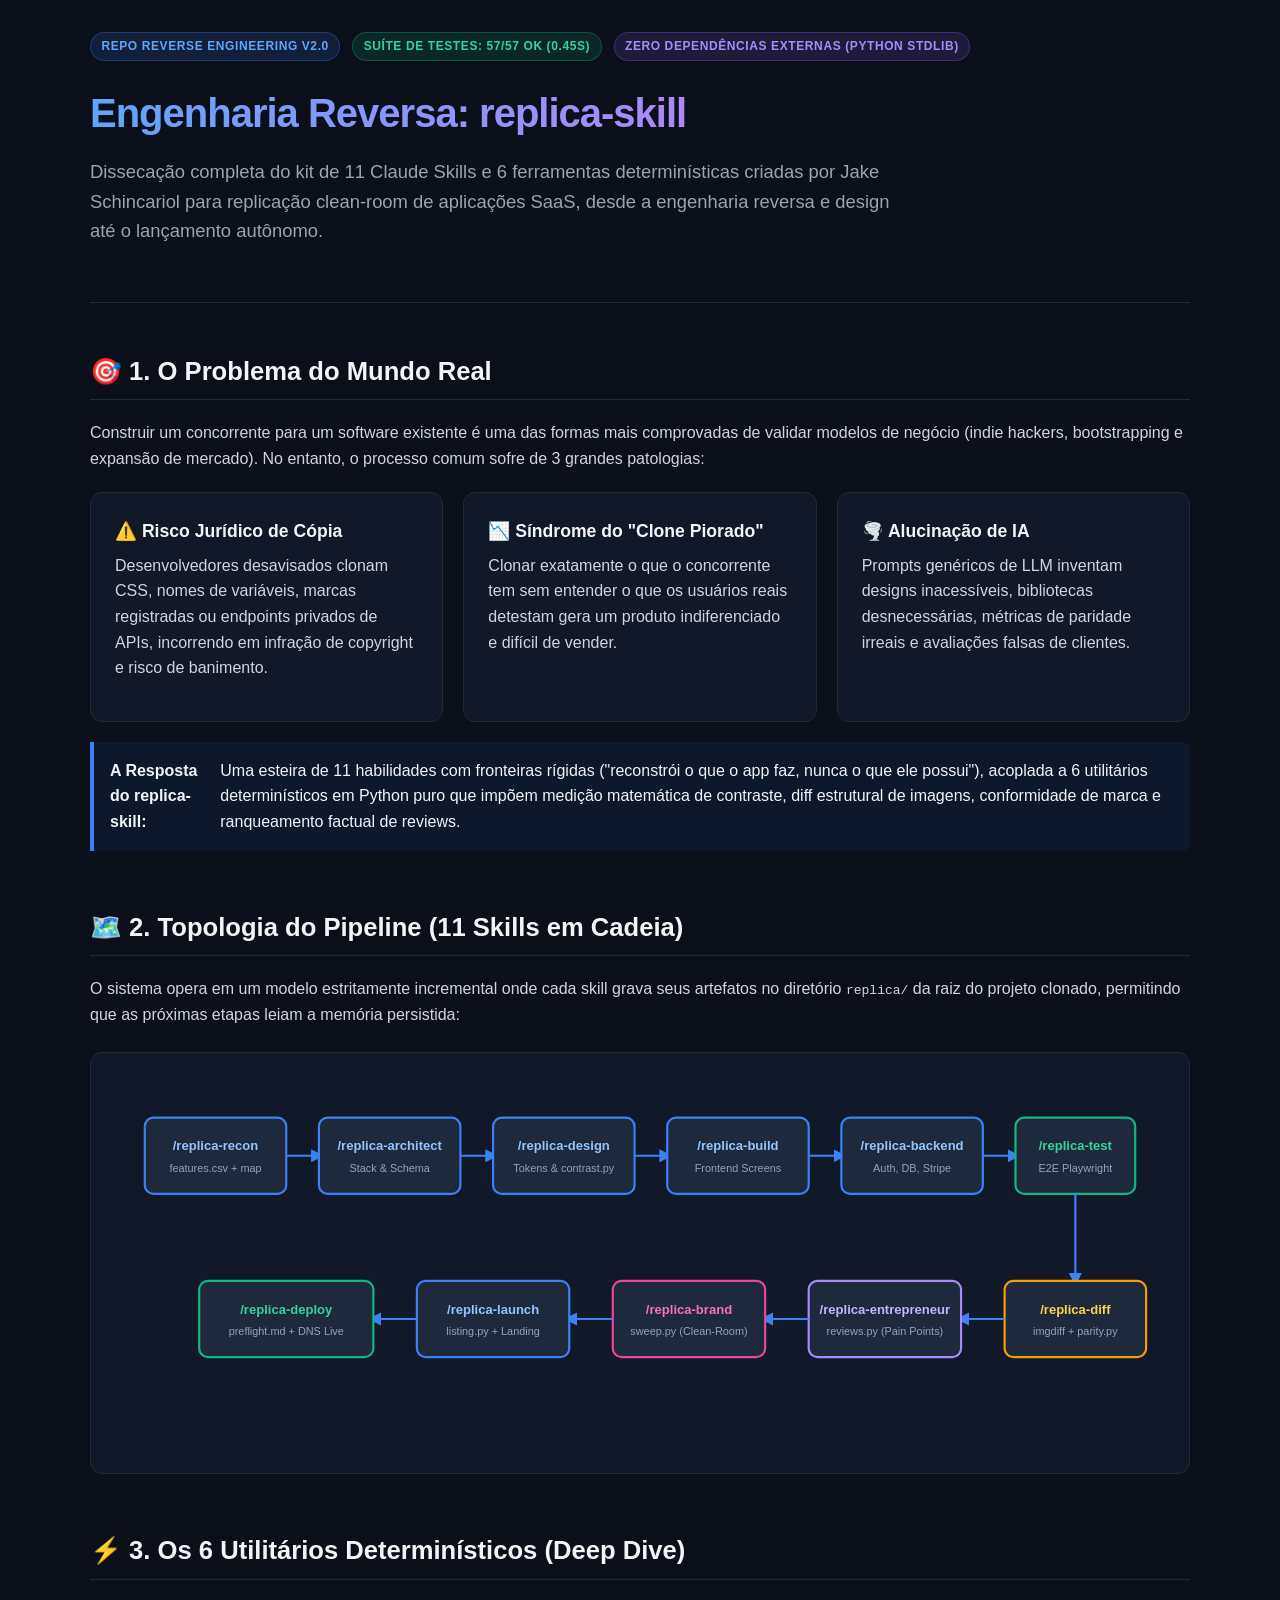
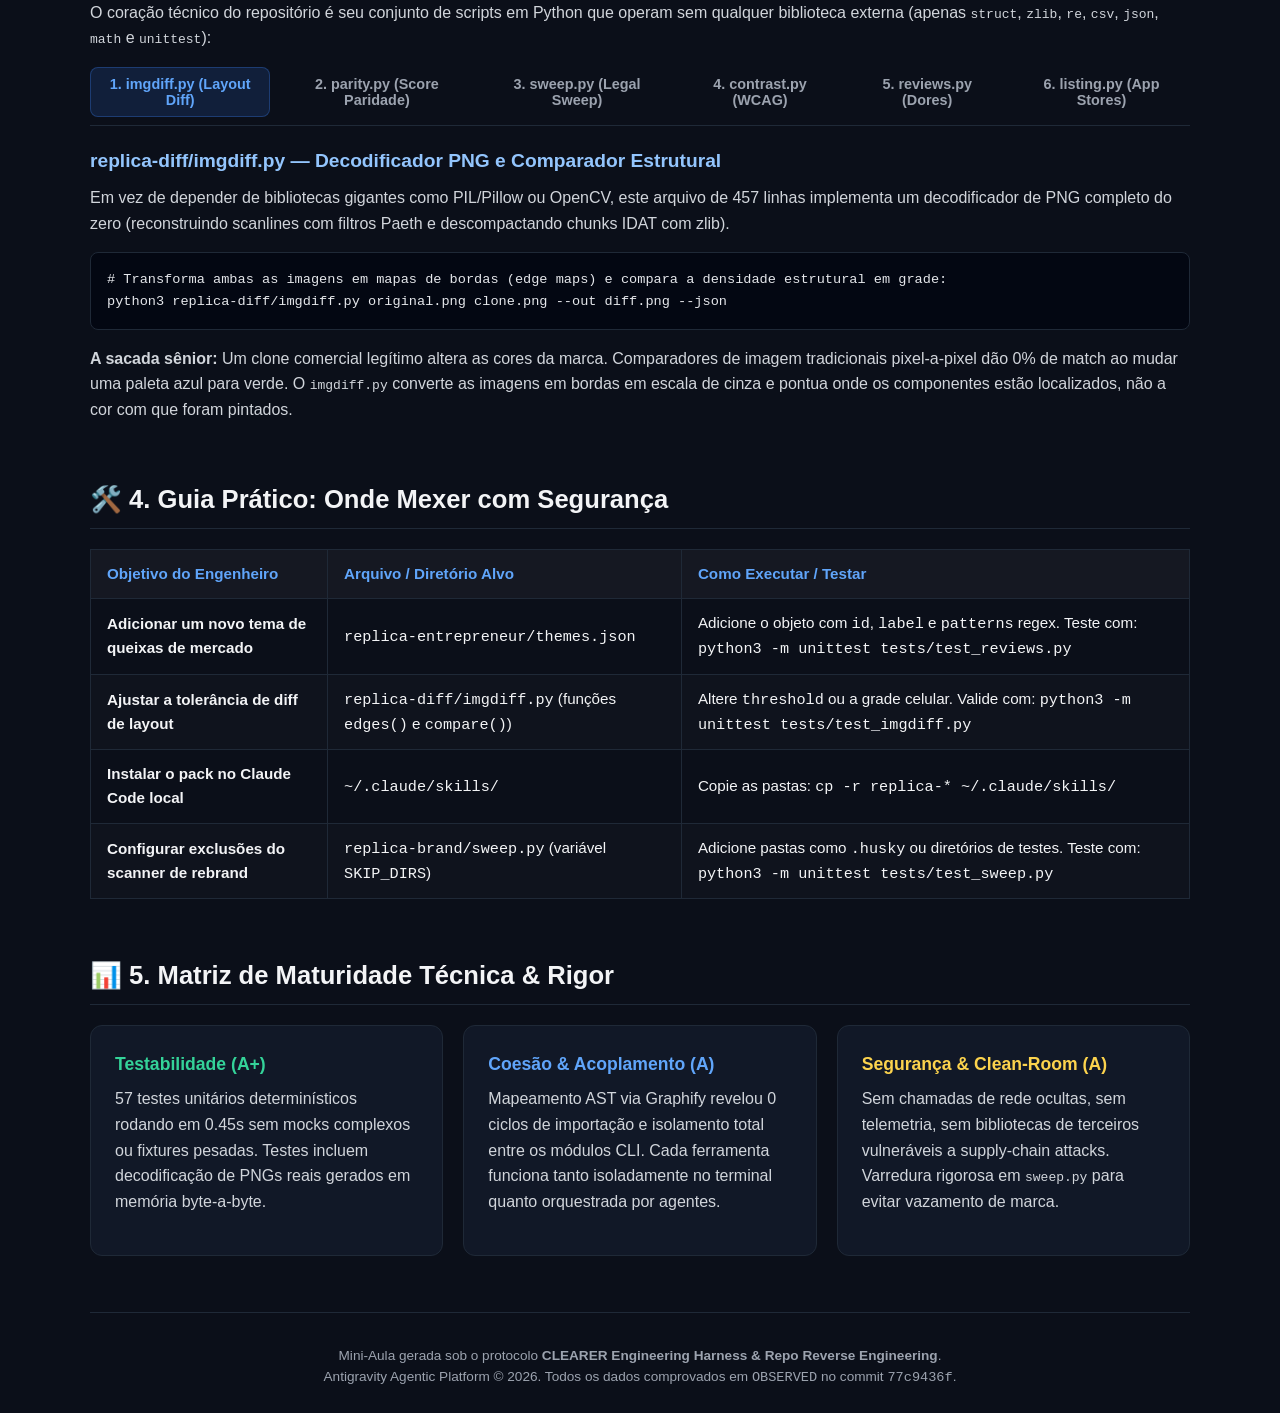
<file: discussoes/2026-11-01-replica-skill-analise-e-adaptacao-kiro/repository-mini-class.html>
<!DOCTYPE html>
<html lang="pt-BR">
<head>
  <meta charset="UTF-8">
  <meta name="viewport" content="width=device-width, initial-scale=1.0">
  <title>Mini-Aula Técnica: Engenharia Reversa do replica-skill</title>
  <style>
    :root {
      --bg: #0b0f19;
      --card-bg: #111827;
      --card-border: #1f2937;
      --accent: #3b82f6;
      --accent-glow: rgba(59, 130, 246, 0.2);
      --success: #10b981;
      --warning: #f59e0b;
      --danger: #ef4444;
      --text: #f3f4f6;
      --text-muted: #9ca3af;
      --code-bg: #030712;
      --font-sans: -apple-system, BlinkMacSystemFont, "Segoe UI", Roboto, "Helvetica Neue", Arial, sans-serif;
      --font-mono: ui-monospace, SFMono-Regular, Menlo, Monaco, Consolas, "Liberation Mono", "Courier New", monospace;
    }

    * {
      box-sizing: border-box;
      margin: 0;
      padding: 0;
    }

    body {
      background-color: var(--bg);
      color: var(--text);
      font-family: var(--font-sans);
      line-height: 1.6;
      padding: 2rem 1rem;
    }

    .container {
      max-width: 1100px;
      margin: 0 auto;
    }

    header.hero {
      border-bottom: 1px solid var(--card-border);
      padding-bottom: 2.5rem;
      margin-bottom: 3rem;
    }

    .badge-bar {
      display: flex;
      gap: 0.75rem;
      flex-wrap: wrap;
      margin-bottom: 1.25rem;
    }

    .badge {
      display: inline-flex;
      align-items: center;
      gap: 0.35rem;
      font-size: 0.75rem;
      font-weight: 600;
      padding: 0.25rem 0.65rem;
      border-radius: 9999px;
      text-transform: uppercase;
      letter-spacing: 0.05em;
    }

    .badge-blue { background: rgba(59, 130, 246, 0.15); color: #60a5fa; border: 1px solid rgba(59, 130, 246, 0.3); }
    .badge-green { background: rgba(16, 185, 129, 0.15); color: #34d399; border: 1px solid rgba(16, 185, 129, 0.3); }
    .badge-purple { background: rgba(139, 92, 246, 0.15); color: #a78bfa; border: 1px solid rgba(139, 92, 246, 0.3); }

    h1 {
      font-size: 2.5rem;
      font-weight: 800;
      letter-spacing: -0.025em;
      margin-bottom: 0.75rem;
      background: linear-gradient(to right, #60a5fa, #a78bfa, #f472b6);
      -webkit-background-clip: text;
      -webkit-text-fill-color: transparent;
    }

    .lead {
      font-size: 1.15rem;
      color: var(--text-muted);
      max-width: 800px;
    }

    section {
      margin-bottom: 3.5rem;
    }

    h2 {
      font-size: 1.6rem;
      font-weight: 700;
      margin-bottom: 1.25rem;
      display: flex;
      align-items: center;
      gap: 0.5rem;
      border-bottom: 1px solid var(--card-border);
      padding-bottom: 0.5rem;
    }

    h3 {
      font-size: 1.2rem;
      font-weight: 600;
      margin: 1.25rem 0 0.5rem 0;
      color: #93c5fd;
    }

    p {
      margin-bottom: 1rem;
      color: #d1d5db;
    }

    .card-grid {
      display: grid;
      grid-template-columns: repeat(auto-fit, minmax(320px, 1fr));
      gap: 1.25rem;
      margin-top: 1.25rem;
    }

    .card {
      background: var(--card-bg);
      border: 1px solid var(--card-border);
      border-radius: 0.75rem;
      padding: 1.5rem;
      transition: transform 0.2s, border-color 0.2s;
    }

    .card:hover {
      transform: translateY(-2px);
      border-color: rgba(59, 130, 246, 0.4);
    }

    .card-title {
      font-size: 1.1rem;
      font-weight: 700;
      margin-bottom: 0.5rem;
      display: flex;
      align-items: center;
      justify-content: space-between;
    }

    .code-box {
      background: var(--code-bg);
      border: 1px solid var(--card-border);
      border-radius: 0.5rem;
      padding: 1rem;
      font-family: var(--font-mono);
      font-size: 0.85rem;
      overflow-x: auto;
      margin: 1rem 0;
      color: #e5e7eb;
    }

    .code-box code {
      color: #67e8f9;
    }

    .highlight-row {
      display: flex;
      gap: 1rem;
      background: rgba(59, 130, 246, 0.08);
      border-left: 4px solid var(--accent);
      padding: 1rem;
      border-radius: 0 0.5rem 0.5rem 0;
      margin: 1.25rem 0;
    }

    /* SVG Diagram Styling */
    .diagram-container {
      background: var(--card-bg);
      border: 1px solid var(--card-border);
      border-radius: 0.75rem;
      padding: 2rem;
      margin: 1.5rem 0;
      overflow-x: auto;
      text-align: center;
    }

    svg.flow-diagram {
      max-width: 100%;
      height: auto;
    }

    /* Interactive Table */
    table.custom-table {
      width: 100%;
      border-collapse: collapse;
      margin: 1.25rem 0;
      font-size: 0.95rem;
    }

    table.custom-table th,
    table.custom-table td {
      border: 1px solid var(--card-border);
      padding: 0.75rem 1rem;
      text-align: left;
    }

    table.custom-table th {
      background: rgba(255, 255, 255, 0.04);
      color: #60a5fa;
      font-weight: 600;
    }

    table.custom-table tr:nth-child(even) {
      background: rgba(255, 255, 255, 0.015);
    }

    /* Accordion / Tab system */
    .tab-nav {
      display: flex;
      gap: 0.5rem;
      margin-bottom: 1rem;
      border-bottom: 1px solid var(--card-border);
      padding-bottom: 0.5rem;
    }

    .tab-btn {
      background: none;
      border: 1px solid transparent;
      color: var(--text-muted);
      padding: 0.5rem 1rem;
      border-radius: 0.5rem;
      cursor: pointer;
      font-weight: 600;
      font-size: 0.9rem;
      transition: all 0.2s;
    }

    .tab-btn.active, .tab-btn:hover {
      background: rgba(59, 130, 246, 0.15);
      color: #60a5fa;
      border-color: rgba(59, 130, 246, 0.3);
    }

    .tab-pane {
      display: none;
    }

    .tab-pane.active {
      display: block;
    }

    footer {
      border-top: 1px solid var(--card-border);
      padding-top: 2rem;
      color: var(--text-muted);
      font-size: 0.85rem;
      text-align: center;
    }
  </style>
</head>
<body>

  <div class="container">
    <!-- HERO HEADER -->
    <header class="hero">
      <div class="badge-bar">
        <span class="badge badge-blue">Repo Reverse Engineering v2.0</span>
        <span class="badge badge-green">Suíte de Testes: 57/57 OK (0.45s)</span>
        <span class="badge badge-purple">Zero Dependências Externas (Python Stdlib)</span>
      </div>
      <h1>Engenharia Reversa: replica-skill</h1>
      <p class="lead">
        Dissecação completa do kit de 11 Claude Skills e 6 ferramentas determinísticas criadas por Jake Schincariol para replicação clean-room de aplicações SaaS, desde a engenharia reversa e design até o lançamento autônomo.
      </p>
    </header>

    <!-- O PROBLEMA DE NEGÓCIO -->
    <section id="problema">
      <h2>🎯 1. O Problema do Mundo Real</h2>
      <p>
        Construir um concorrente para um software existente é uma das formas mais comprovadas de validar modelos de negócio (indie hackers, bootstrapping e expansão de mercado). No entanto, o processo comum sofre de 3 grandes patologias:
      </p>
      <div class="card-grid">
        <div class="card">
          <div class="card-title">⚠️ Risco Jurídico de Cópia</div>
          <p>
            Desenvolvedores desavisados clonam CSS, nomes de variáveis, marcas registradas ou endpoints privados de APIs, incorrendo em infração de copyright e risco de banimento.
          </p>
        </div>
        <div class="card">
          <div class="card-title">📉 Síndrome do "Clone Piorado"</div>
          <p>
            Clonar exatamente o que o concorrente tem sem entender o que os usuários reais detestam gera um produto indiferenciado e difícil de vender.
          </p>
        </div>
        <div class="card">
          <div class="card-title">🌪️ Alucinação de IA</div>
          <p>
            Prompts genéricos de LLM inventam designs inacessíveis, bibliotecas desnecessárias, métricas de paridade irreais e avaliações falsas de clientes.
          </p>
        </div>
      </div>
      <div class="highlight-row">
        <strong>A Resposta do replica-skill:</strong> Uma esteira de 11 habilidades com fronteiras rígidas ("reconstrói o que o app faz, nunca o que ele possui"), acoplada a 6 utilitários determinísticos em Python puro que impõem medição matemática de contraste, diff estrutural de imagens, conformidade de marca e ranqueamento factual de reviews.
      </div>
    </section>

    <!-- TOPOLOGIA ARQUITETURAL -->
    <section id="topologia">
      <h2>🗺️ 2. Topologia do Pipeline (11 Skills em Cadeia)</h2>
      <p>
        O sistema opera em um modelo estritamente incremental onde cada skill grava seus artefatos no diretório <code>replica/</code> da raiz do projeto clonado, permitindo que as próximas etapas leiam a memória persistida:
      </p>

      <div class="diagram-container">
        <svg class="flow-diagram" viewBox="0 0 950 320" xmlns="http://www.w3.org/2000/svg">
          <!-- Defs for arrows and gradients -->
          <defs>
            <marker id="arrow" viewBox="0 0 10 10" refX="6" refY="5" markerWidth="6" markerHeight="6" orient="auto-start-reverse">
              <path d="M 0 0 L 10 5 L 0 10 z" fill="#3b82f6" />
            </marker>
          </defs>

          <!-- Stage 1: Recon & Spec -->
          <rect x="20" y="30" width="130" height="70" rx="8" fill="#1e293b" stroke="#3b82f6" stroke-width="2"/>
          <text x="85" y="60" fill="#93c5fd" font-size="12" font-weight="bold" text-anchor="middle">/replica-recon</text>
          <text x="85" y="80" fill="#94a3b8" font-size="10" text-anchor="middle">features.csv + map</text>

          <path d="M 150 65 L 180 65" stroke="#3b82f6" stroke-width="2" marker-end="url(#arrow)"/>

          <!-- Stage 2: Architect -->
          <rect x="180" y="30" width="130" height="70" rx="8" fill="#1e293b" stroke="#3b82f6" stroke-width="2"/>
          <text x="245" y="60" fill="#93c5fd" font-size="12" font-weight="bold" text-anchor="middle">/replica-architect</text>
          <text x="245" y="80" fill="#94a3b8" font-size="10" text-anchor="middle">Stack & Schema</text>

          <path d="M 310 65 L 340 65" stroke="#3b82f6" stroke-width="2" marker-end="url(#arrow)"/>

          <!-- Stage 3: Design -->
          <rect x="340" y="30" width="130" height="70" rx="8" fill="#1e293b" stroke="#3b82f6" stroke-width="2"/>
          <text x="405" y="60" fill="#93c5fd" font-size="12" font-weight="bold" text-anchor="middle">/replica-design</text>
          <text x="405" y="80" fill="#94a3b8" font-size="10" text-anchor="middle">Tokens & contrast.py</text>

          <path d="M 470 65 L 500 65" stroke="#3b82f6" stroke-width="2" marker-end="url(#arrow)"/>

          <!-- Stage 4: Build -->
          <rect x="500" y="30" width="130" height="70" rx="8" fill="#1e293b" stroke="#3b82f6" stroke-width="2"/>
          <text x="565" y="60" fill="#93c5fd" font-size="12" font-weight="bold" text-anchor="middle">/replica-build</text>
          <text x="565" y="80" fill="#94a3b8" font-size="10" text-anchor="middle">Frontend Screens</text>

          <path d="M 630 65 L 660 65" stroke="#3b82f6" stroke-width="2" marker-end="url(#arrow)"/>

          <!-- Stage 5: Backend -->
          <rect x="660" y="30" width="130" height="70" rx="8" fill="#1e293b" stroke="#3b82f6" stroke-width="2"/>
          <text x="725" y="60" fill="#93c5fd" font-size="12" font-weight="bold" text-anchor="middle">/replica-backend</text>
          <text x="725" y="80" fill="#94a3b8" font-size="10" text-anchor="middle">Auth, DB, Stripe</text>

          <path d="M 790 65 L 820 65" stroke="#3b82f6" stroke-width="2" marker-end="url(#arrow)"/>

          <!-- Stage 6: Test -->
          <rect x="820" y="30" width="110" height="70" rx="8" fill="#1e293b" stroke="#10b981" stroke-width="2"/>
          <text x="875" y="60" fill="#34d399" font-size="12" font-weight="bold" text-anchor="middle">/replica-test</text>
          <text x="875" y="80" fill="#94a3b8" font-size="10" text-anchor="middle">E2E Playwright</text>

          <!-- Turn down to row 2 -->
          <path d="M 875 100 L 875 180" stroke="#3b82f6" stroke-width="2" marker-end="url(#arrow)"/>

          <!-- Stage 7: Diff -->
          <rect x="810" y="180" width="130" height="70" rx="8" fill="#1e293b" stroke="#f59e0b" stroke-width="2"/>
          <text x="875" y="210" fill="#fcd34d" font-size="12" font-weight="bold" text-anchor="middle">/replica-diff</text>
          <text x="875" y="230" fill="#94a3b8" font-size="10" text-anchor="middle">imgdiff + parity.py</text>

          <path d="M 810 215 L 770 215" stroke="#3b82f6" stroke-width="2" marker-end="url(#arrow)"/>

          <!-- Stage 8: Entrepreneur -->
          <rect x="630" y="180" width="140" height="70" rx="8" fill="#1e293b" stroke="#a78bfa" stroke-width="2"/>
          <text x="700" y="210" fill="#c4b5fd" font-size="12" font-weight="bold" text-anchor="middle">/replica-entrepreneur</text>
          <text x="700" y="230" fill="#94a3b8" font-size="10" text-anchor="middle">reviews.py (Pain Points)</text>

          <path d="M 630 215 L 590 215" stroke="#3b82f6" stroke-width="2" marker-end="url(#arrow)"/>

          <!-- Stage 9: Brand -->
          <rect x="450" y="180" width="140" height="70" rx="8" fill="#1e293b" stroke="#ec4899" stroke-width="2"/>
          <text x="520" y="210" fill="#f472b6" font-size="12" font-weight="bold" text-anchor="middle">/replica-brand</text>
          <text x="520" y="230" fill="#94a3b8" font-size="10" text-anchor="middle">sweep.py (Clean-Room)</text>

          <path d="M 450 215 L 410 215" stroke="#3b82f6" stroke-width="2" marker-end="url(#arrow)"/>

          <!-- Stage 10: Launch -->
          <rect x="270" y="180" width="140" height="70" rx="8" fill="#1e293b" stroke="#3b82f6" stroke-width="2"/>
          <text x="340" y="210" fill="#93c5fd" font-size="12" font-weight="bold" text-anchor="middle">/replica-launch</text>
          <text x="340" y="230" fill="#94a3b8" font-size="10" text-anchor="middle">listing.py + Landing</text>

          <path d="M 270 215 L 230 215" stroke="#3b82f6" stroke-width="2" marker-end="url(#arrow)"/>

          <!-- Stage 11: Deploy -->
          <rect x="70" y="180" width="160" height="70" rx="8" fill="#1e293b" stroke="#10b981" stroke-width="2"/>
          <text x="150" y="210" fill="#34d399" font-size="12" font-weight="bold" text-anchor="middle">/replica-deploy</text>
          <text x="150" y="230" fill="#94a3b8" font-size="10" text-anchor="middle">preflight.md + DNS Live</text>
        </svg>
      </div>
    </section>

    <!-- OS 6 UTILITÁRIOS DETERMINÍSTICOS -->
    <section id="ferramentas">
      <h2>⚡ 3. Os 6 Utilitários Determinísticos (Deep Dive)</h2>
      <p>
        O coração técnico do repositório é seu conjunto de scripts em Python que operam sem qualquer biblioteca externa (apenas <code>struct</code>, <code>zlib</code>, <code>re</code>, <code>csv</code>, <code>json</code>, <code>math</code> e <code>unittest</code>):
      </p>

      <div class="tab-nav">
        <button class="tab-btn active" onclick="switchTab(0)">1. imgdiff.py (Layout Diff)</button>
        <button class="tab-btn" onclick="switchTab(1)">2. parity.py (Score Paridade)</button>
        <button class="tab-btn" onclick="switchTab(2)">3. sweep.py (Legal Sweep)</button>
        <button class="tab-btn" onclick="switchTab(3)">4. contrast.py (WCAG)</button>
        <button class="tab-btn" onclick="switchTab(4)">5. reviews.py (Dores)</button>
        <button class="tab-btn" onclick="switchTab(5)">6. listing.py (App Stores)</button>
      </div>

      <!-- PANE 1 -->
      <div class="tab-pane active" id="pane-0">
        <h3>replica-diff/imgdiff.py — Decodificador PNG e Comparador Estrutural</h3>
        <p>
          Em vez de depender de bibliotecas gigantes como PIL/Pillow ou OpenCV, este arquivo de 457 linhas implementa um decodificador de PNG completo do zero (reconstruindo scanlines com filtros Paeth e descompactando chunks IDAT com zlib).
        </p>
        <div class="code-box">
          # Transforma ambas as imagens em mapas de bordas (edge maps) e compara a densidade estrutural em grade:<br>
          python3 replica-diff/imgdiff.py original.png clone.png --out diff.png --json
        </div>
        <p><strong>A sacada sênior:</strong> Um clone comercial legítimo altera as cores da marca. Comparadores de imagem tradicionais pixel-a-pixel dão 0% de match ao mudar uma paleta azul para verde. O <code>imgdiff.py</code> converte as imagens em bordas em escala de cinza e pontua onde os componentes estão localizados, não a cor com que foram pintados.</p>
      </div>

      <!-- PANE 2 -->
      <div class="tab-pane" id="pane-1">
        <h3>replica-diff/parity.py — Pontuação Ponderada de Paridade</h3>
        <p>
          Lê a matriz <code>features.csv</code> e calcula o índice de paridade funcional com pesos objetivos:
        </p>
        <div class="code-box">
          WEIGHT = {"must": 3, "should": 2, "could": 1}<br>
          CREDIT = {"yes": 1.0, "partial": 0.5, "no": 0.0, "skip": omitido}<br>
          Score Final = (80% Paridade de Funcionalidades) + (20% Estrutura Visual do imgdiff)
        </div>
        <p><strong>Regra Bloqueante:</strong> Se qualquer funcionalidade categorizada como <code>must</code> estiver faltando, o utilitário avisa categoricamente: <em>"not shippable"</em>.</p>
      </div>

      <!-- PANE 3 -->
      <div class="tab-pane" id="pane-2">
        <h3>replica-brand/sweep.py — Sanitização Antiprocesso</h3>
        <p>
          Varre todo o diretório do código-fonte procurando nomes de classes, variáveis, domínios e hexadecimais que pertençam à empresa original:
        </p>
        <div class="code-box">
          python3 replica-brand/sweep.py . --avoid "Calendly" --domains calendly.com --colors "#006bff"
        </div>
        <p>
          Ele detecta tanto em arquivos de texto quanto em identificadores mesclados (ex: <code>CalendlyButton</code> ou <code>calendly_sync</code>), impedindo o deploy enquanto o exit code não for 0.
        </p>
      </div>

      <!-- PANE 4 -->
      <div class="tab-pane" id="pane-3">
        <h3>replica-design/contrast.py — Validação WCAG 2.1</h3>
        <p>
          Analisa arquivos de tokens de design em JSON e valida matematicamente a taxa de contraste (mínimo 4.5:1 para texto normal e 3:1 para texto grande) convertendo sRGB para luminância relativa linear.
        </p>
      </div>

      <!-- PANE 5 -->
      <div class="tab-pane" id="pane-4">
        <h3>replica-entrepreneur/reviews.py — Inteligência Competitiva Concreta</h3>
        <p>
          Agrupa avaliações públicas (G2, Trustpilot, Reddit, App Store) por temas de reclamação (preço, suporte, bugs, complexidade). Proíbe alucinação:
        </p>
        <ul style="margin-left: 1.5rem; color: #d1d5db; margin-bottom: 1rem;">
          <li>Qualquer review sem URL direta é <strong>descartada</strong>.</li>
          <li>Todas as citações impressas são <strong>substrings literais</strong> do CSV fornecido.</li>
          <li>Reviews com mais de 18 meses sofrem depreciação temporal e contam com peso reduzido (50%).</li>
        </ul>
      </div>

      <!-- PANE 6 -->
      <div class="tab-pane" id="pane-5">
        <h3>replica-launch/listing.py — Linter de Lojas de Aplicativos</h3>
        <p>
          Verifica títulos e descrições contra as regras rígidas da Apple App Store e Google Play Store:
        </p>
        <ul style="margin-left: 1.5rem; color: #d1d5db;">
          <li>Bloqueia termos de ranking não fundamentados (ex: "#1", "the best").</li>
          <li>Garante que emojis sejam contados como 1 único caractere visível (evitando estouro do limite de 30 caracteres do título na Apple).</li>
          <li>Detecta repetição inútil de palavras na lista de palavras-chave.</li>
        </ul>
      </div>
    </section>

    <!-- GUIA PRÁTICO ONDE MEXER -->
    <section id="onde-mexer">
      <h2>🛠️ 4. Guia Prático: Onde Mexer com Segurança</h2>
      <table class="custom-table">
        <thead>
          <tr>
            <th>Objetivo do Engenheiro</th>
            <th>Arquivo / Diretório Alvo</th>
            <th>Como Executar / Testar</th>
          </tr>
        </thead>
        <tbody>
          <tr>
            <td><strong>Adicionar um novo tema de queixas de mercado</strong></td>
            <td><code>replica-entrepreneur/themes.json</code></td>
            <td>Adicione o objeto com <code>id</code>, <code>label</code> e <code>patterns</code> regex. Teste com: <code>python3 -m unittest tests/test_reviews.py</code></td>
          </tr>
          <tr>
            <td><strong>Ajustar a tolerância de diff de layout</strong></td>
            <td><code>replica-diff/imgdiff.py</code> (funções <code>edges()</code> e <code>compare()</code>)</td>
            <td>Altere <code>threshold</code> ou a grade celular. Valide com: <code>python3 -m unittest tests/test_imgdiff.py</code></td>
          </tr>
          <tr>
            <td><strong>Instalar o pack no Claude Code local</strong></td>
            <td><code>~/.claude/skills/</code></td>
            <td>Copie as pastas: <code>cp -r replica-* ~/.claude/skills/</code></td>
          </tr>
          <tr>
            <td><strong>Configurar exclusões do scanner de rebrand</strong></td>
            <td><code>replica-brand/sweep.py</code> (variável <code>SKIP_DIRS</code>)</td>
            <td>Adicione pastas como <code>.husky</code> ou diretórios de testes. Teste com: <code>python3 -m unittest tests/test_sweep.py</code></td>
          </tr>
        </tbody>
      </table>
    </section>

    <!-- CARDÁPIO DE SAÚDE TÉCNICA -->
    <section id="saude">
      <h2>📊 5. Matriz de Maturidade Técnica & Rigor</h2>
      <div class="card-grid">
        <div class="card">
          <div class="card-title" style="color: #34d399;">Testabilidade (A+)</div>
          <p>57 testes unitários determinísticos rodando em 0.45s sem mocks complexos ou fixtures pesadas. Testes incluem decodificação de PNGs reais gerados em memória byte-a-byte.</p>
        </div>
        <div class="card">
          <div class="card-title" style="color: #60a5fa;">Coesão & Acoplamento (A)</div>
          <p>Mapeamento AST via Graphify revelou 0 ciclos de importação e isolamento total entre os módulos CLI. Cada ferramenta funciona tanto isoladamente no terminal quanto orquestrada por agentes.</p>
        </div>
        <div class="card">
          <div class="card-title" style="color: #fcd34d;">Segurança & Clean-Room (A)</div>
          <p>Sem chamadas de rede ocultas, sem telemetria, sem bibliotecas de terceiros vulneráveis a supply-chain attacks. Varredura rigorosa em <code>sweep.py</code> para evitar vazamento de marca.</p>
        </div>
      </div>
    </section>

    <footer>
      Mini-Aula gerada sob o protocolo <strong>CLEARER Engineering Harness & Repo Reverse Engineering</strong>.<br>
      Antigravity Agentic Platform &copy; 2026. Todos os dados comprovados em <code>OBSERVED</code> no commit <code>77c9436f</code>.
    </footer>
  </div>

  <script>
    function switchTab(index) {
      const buttons = document.querySelectorAll('.tab-btn');
      const panes = document.querySelectorAll('.tab-pane');
      buttons.forEach((btn, i) => {
        btn.classList.toggle('active', i === index);
      });
      panes.forEach((pane, i) => {
        pane.classList.toggle('active', i === index);
      });
    }
  </script>
</body>
</html>
</file>
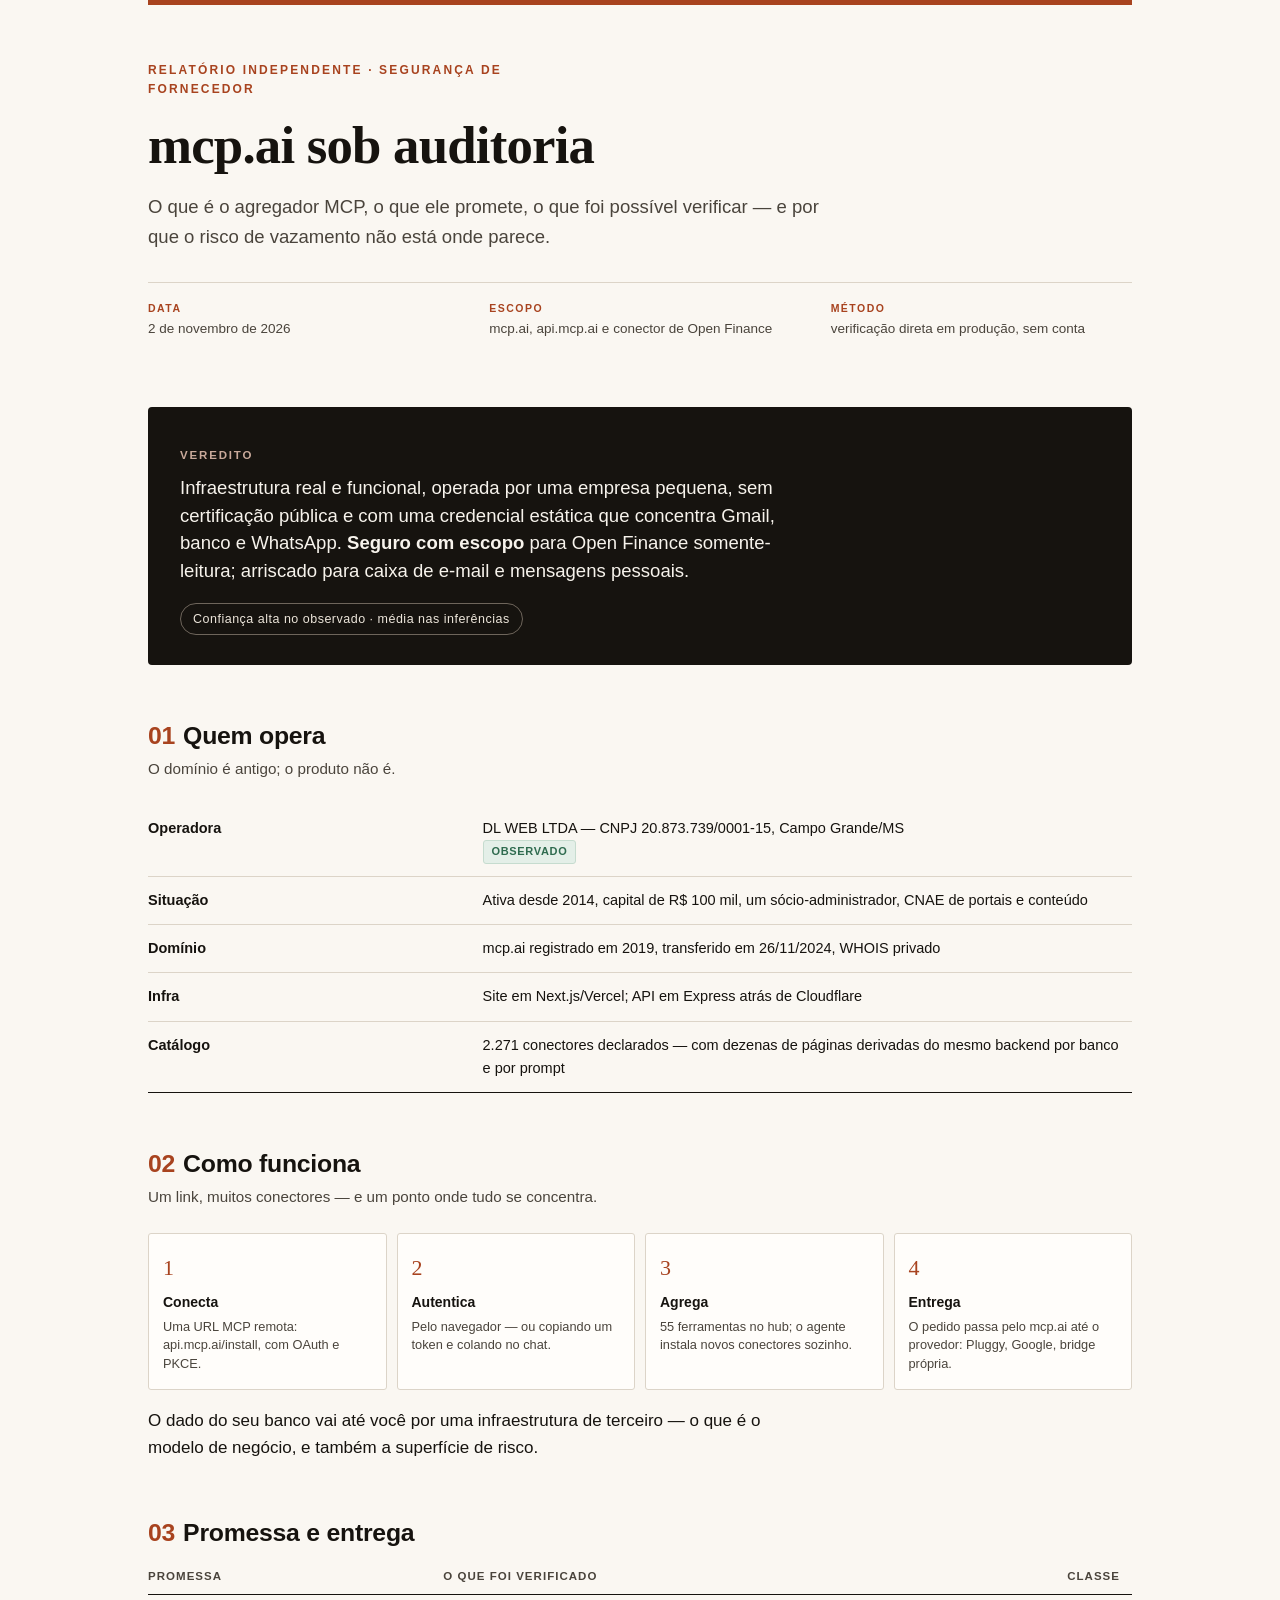
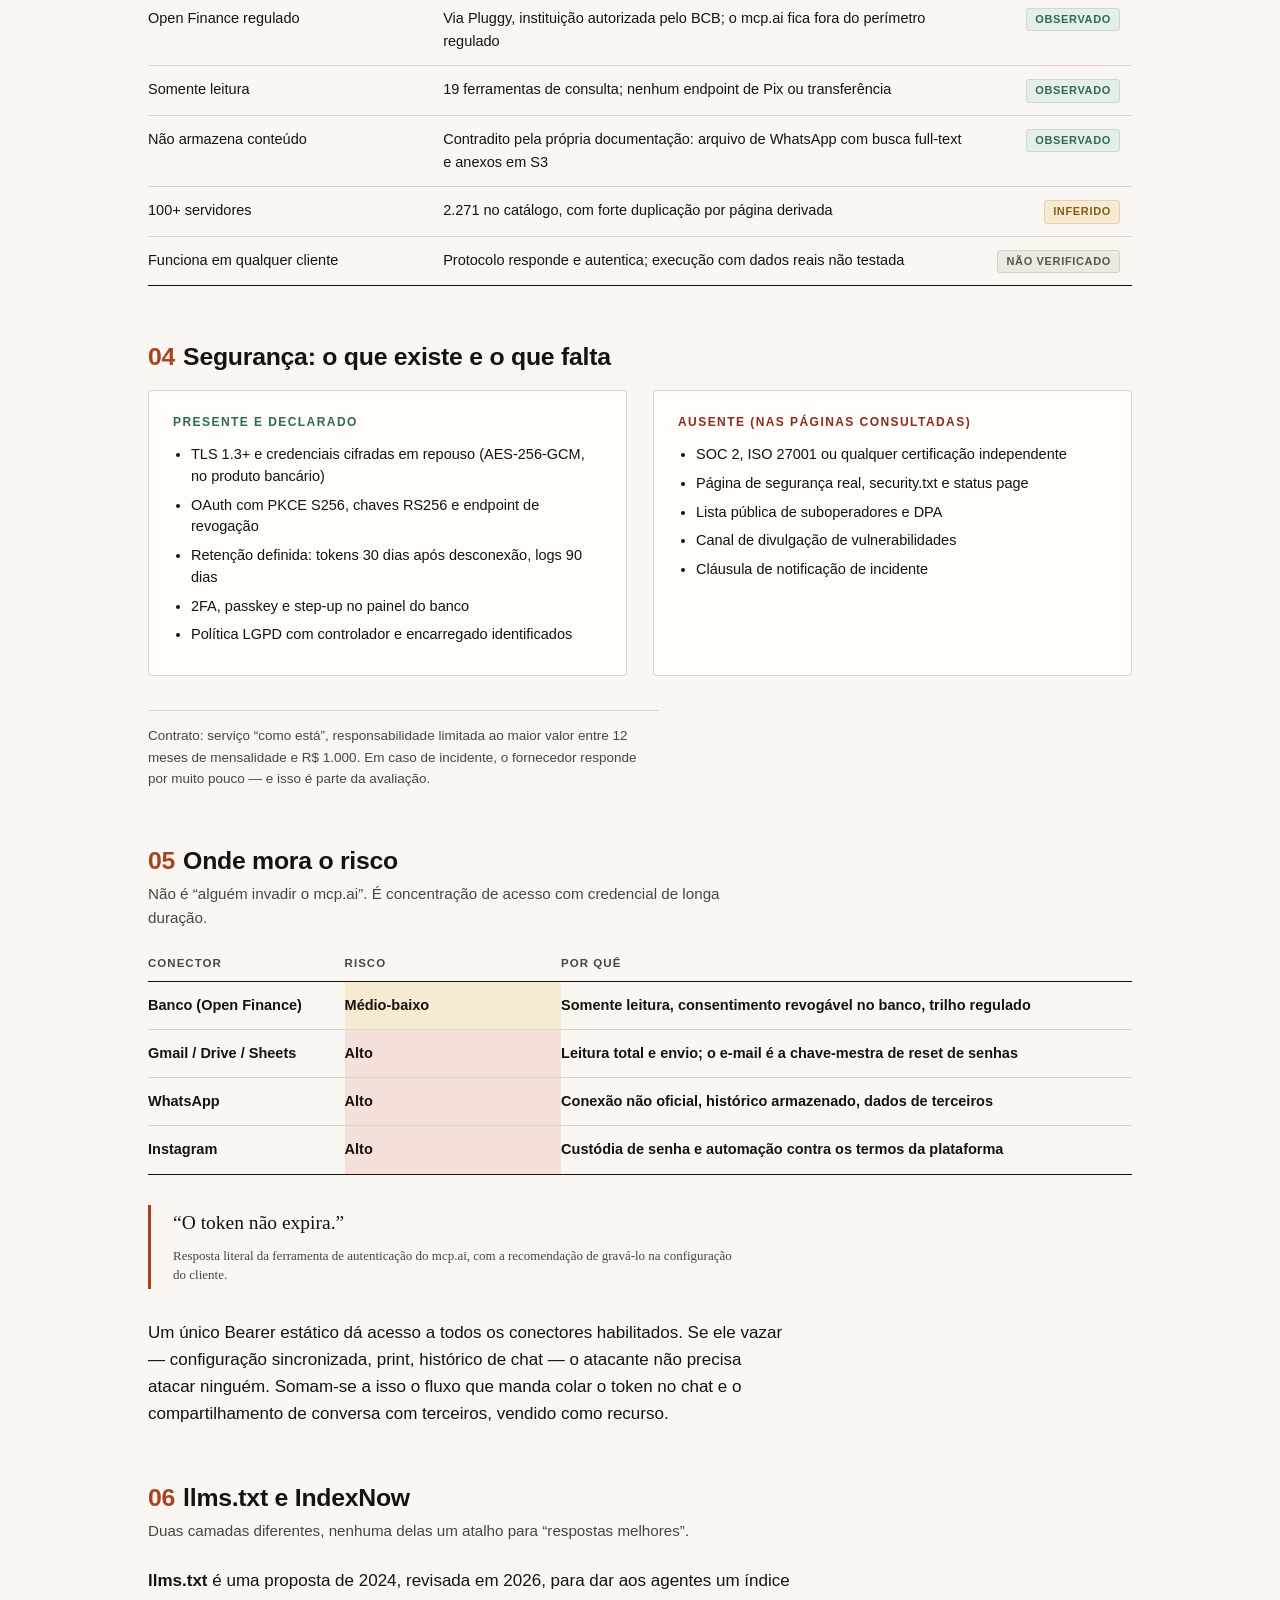
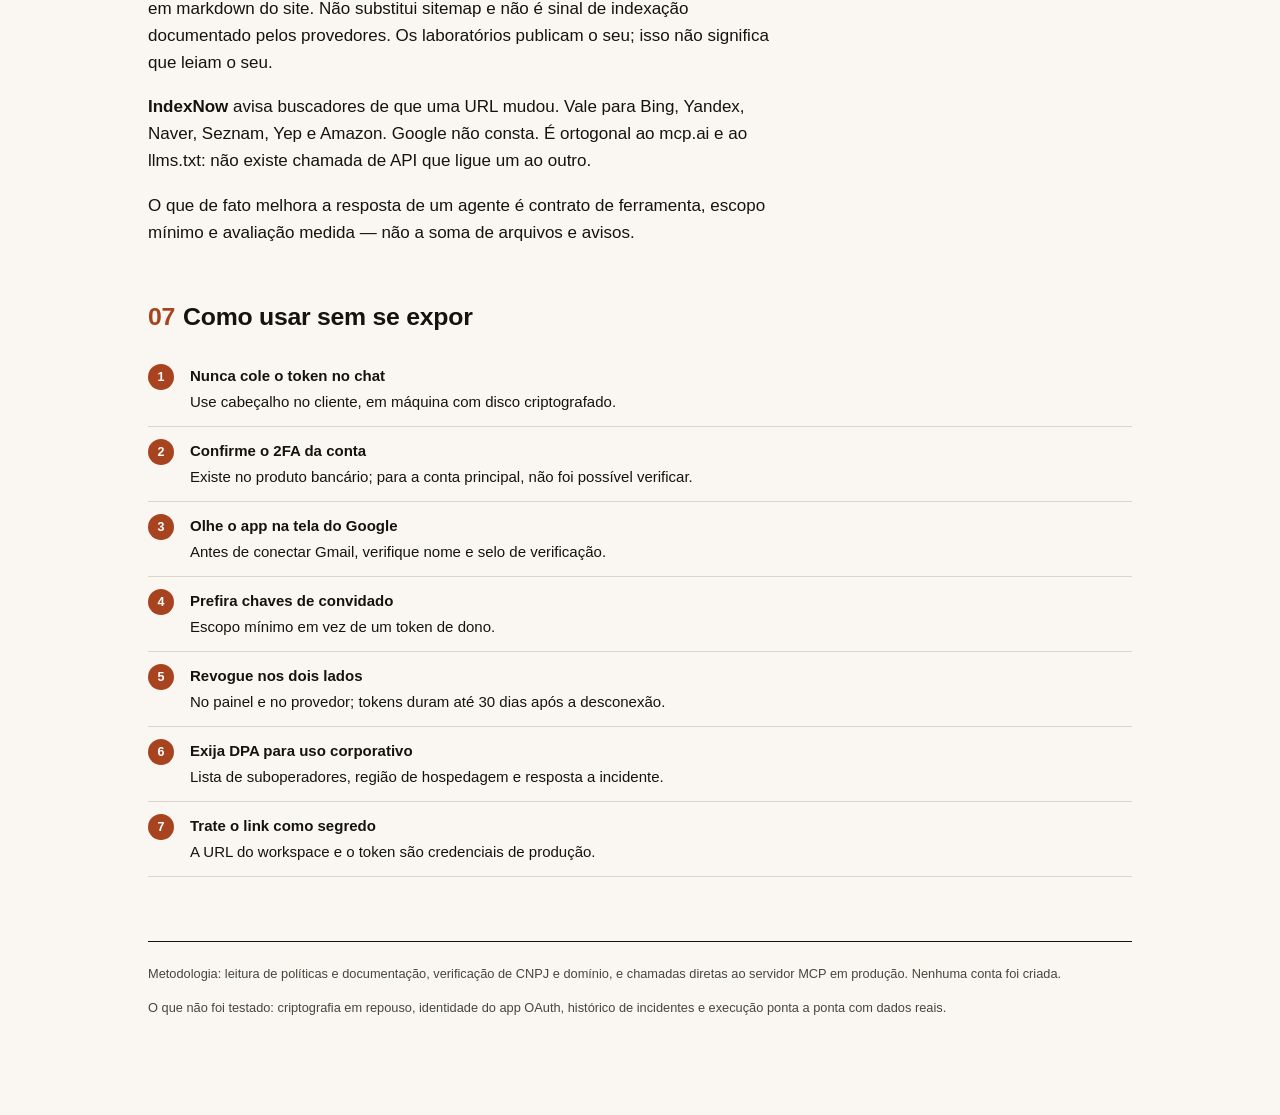
<file: discussoes/2026-11-02-avaliacao-mcp-ai/relatorio.html>
<!doctype html>
<html lang="pt-BR">
<head>
<meta charset="utf-8">
<meta name="viewport" content="width=device-width, initial-scale=1">
<title>mcp.ai sob auditoria — relatório independente</title>
<meta name="description" content="Análise independente do agregador MCP mcp.ai: arquitetura, critérios de segurança, risco de vazamento e o que ele realmente entrega.">
<style>
  :root {
    --paper: #FAF7F2;
    --ink: #16130F;
    --ink-soft: #4A443C;
    --hair: #DCD4C8;
    --accent: #A8431F;
    --accent-soft: #F3E3DA;
    --safe: #2F6B4F;
    --safe-soft: #E4EFE8;
    --warn: #8A5A12;
    --warn-soft: #F6EAD3;
    --risk: #8C2B22;
    --risk-soft: #F6E0DC;
    --measure: 68ch;
  }
  * { box-sizing: border-box; }
  html { -webkit-text-size-adjust: 100%; }
  body {
    margin: 0;
    background: var(--paper);
    color: var(--ink);
    font-family: -apple-system, BlinkMacSystemFont, "Segoe UI", Roboto, "Helvetica Neue", Arial, sans-serif;
    font-size: 17px;
    line-height: 1.6;
    text-rendering: optimizeLegibility;
  }
  .wrap { max-width: 1040px; margin: 0 auto; padding: 0 28px 96px; }
  .display { font-family: "Iowan Old Style", "Palatino Linotype", Palatino, Georgia, serif; }

  /* ---------- capa ---------- */
  header.hero { border-top: 5px solid var(--accent); padding: 56px 0 34px; }
  .kicker {
    font-size: 12px; letter-spacing: .18em; text-transform: uppercase;
    color: var(--accent); font-weight: 700; margin: 0 0 18px;
  }
  h1 { font-size: clamp(2.1rem, 4.6vw, 3.3rem); line-height: 1.08; margin: 0 0 18px; letter-spacing: -.015em; font-weight: 600; }
  .lede { font-size: 1.16rem; color: var(--ink-soft); max-width: var(--measure); margin: 0 0 30px; }
  .byline { display: grid; grid-template-columns: repeat(3, minmax(0,1fr)); gap: 14px 40px; border-top: 1px solid var(--hair); padding-top: 18px; }
  .byline span { display: flex; flex-direction: column; gap: 3px; font-size: 13.5px; color: var(--ink-soft); line-height: 1.45; }
  .byline strong { font-size: 10.5px; letter-spacing: .14em; text-transform: uppercase; color: var(--accent); font-weight: 700; }

  /* ---------- estrutura ---------- */
  section { margin: 56px 0 0; }
  h2 { font-size: 1.55rem; line-height: 1.2; margin: 0 0 6px; letter-spacing: -.01em; font-weight: 600; }
  h2 .num { color: var(--accent); font-variant-numeric: tabular-nums; margin-right: .5rem; }
  .sub { color: var(--ink-soft); font-size: .95rem; margin: 0 0 24px; }
  h3 { font-size: 1.02rem; margin: 30px 0 8px; font-weight: 650; }
  p { max-width: var(--measure); }
  a { color: var(--accent); text-decoration-thickness: 1px; text-underline-offset: 2px; }

  /* ---------- veredito ---------- */
  .verdict {
    background: var(--ink); color: #F7F3EC; border-radius: 4px;
    padding: 30px 32px; margin-top: 34px;
  }
  .verdict .label { font-size: 11.5px; letter-spacing: .16em; text-transform: uppercase; color: #C9A99A; font-weight: 700; }
  .verdict p { margin: 10px 0 0; font-size: 1.16rem; line-height: 1.5; max-width: 62ch; color: #F7F3EC; }
  .verdict .tag { display: inline-block; margin-top: 18px; padding: 5px 12px; border: 1px solid #6E655B; border-radius: 999px; font-size: 12.5px; letter-spacing: .04em; color: #EDE6DB; }

  /* ---------- componentes ---------- */
  .chips { display: flex; flex-wrap: wrap; gap: 6px; }
  .chip {
    display: inline-block; padding: 2px 8px; border-radius: 3px;
    font-size: 11px; font-weight: 700; letter-spacing: .06em; text-transform: uppercase;
    border: 1px solid transparent; white-space: nowrap;
  }
  .chip.obs { background: var(--safe-soft); color: var(--safe); border-color: #C6DCCF; }
  .chip.inf { background: var(--warn-soft); color: var(--warn); border-color: #E6D2AC; }
  .chip.unk { background: #ECE8E2; color: #5B544B; border-color: #D8D0C4; }

  table { width: 100%; border-collapse: collapse; margin: 20px 0 8px; font-size: 14.5px; }
  caption { text-align: left; font-size: 12px; letter-spacing: .08em; text-transform: uppercase; color: var(--ink-soft); padding-bottom: 8px; }
  th { text-align: left; font-size: 11.5px; letter-spacing: .09em; text-transform: uppercase; color: var(--ink-soft); font-weight: 700; border-bottom: 1.5px solid var(--ink); padding: 0 12px 8px 0; vertical-align: bottom; }
  td { padding: 12px 12px 12px 0; border-bottom: 1px solid var(--hair); vertical-align: top; }
  tbody tr:last-child td { border-bottom: 1px solid var(--ink); }
  td.num, th.num { font-variant-numeric: tabular-nums; white-space: nowrap; }

  .grid2 { display: grid; grid-template-columns: 1fr 1fr; gap: 26px; margin-top: 18px; }
  .panel { border: 1px solid var(--hair); background: #FFFDFA; padding: 22px 24px; border-radius: 3px; }
  .panel h4 { margin: 0 0 12px; font-size: 12px; letter-spacing: .12em; text-transform: uppercase; }
  .panel.yes h4 { color: var(--safe); }
  .panel.no h4 { color: var(--risk); }
  .panel ul { margin: 0; padding-left: 18px; }
  .panel li { margin: 7px 0; font-size: 14.5px; line-height: 1.5; }

  .flow { display: grid; grid-template-columns: repeat(4, 1fr); gap: 10px; margin: 24px 0 8px; counter-reset: step; }
  .flow .step { border: 1px solid var(--hair); background: #FFFDFA; padding: 16px 14px; border-radius: 3px; position: relative; }
  .flow .step::before {
    counter-increment: step; content: counter(step);
    font-family: Georgia, serif; font-size: 22px; color: var(--accent); display: block; margin-bottom: 6px;
  }
  .flow .step b { display: block; font-size: 14px; margin-bottom: 4px; }
  .flow .step span { font-size: 12.8px; color: var(--ink-soft); line-height: 1.45; display: block; }

  .matrix td.low { background: var(--safe-soft); }
  .matrix td.med { background: var(--warn-soft); }
  .matrix td.high { background: var(--risk-soft); }
  .matrix td { font-weight: 600; }
  th.tright, td.tright { text-align: right; }

  .checklist { list-style: none; padding: 0; margin: 20px 0 0; counter-reset: c; }
  .checklist li { position: relative; padding: 12px 0 12px 42px; border-bottom: 1px solid var(--hair); font-size: 15px; }
  .checklist li::before {
    counter-increment: c; content: counter(c);
    position: absolute; left: 0; top: 12px; width: 26px; height: 26px; border-radius: 50%;
    background: var(--accent); color: #fff; font-size: 12.5px; font-weight: 700;
    display: flex; align-items: center; justify-content: center;
  }
  .checklist li b { display: block; margin-bottom: 2px; }

  blockquote.pull {
    margin: 30px 0; padding: 4px 0 4px 22px; border-left: 3px solid var(--accent);
    font-family: "Iowan Old Style", Palatino, Georgia, serif; font-size: 1.22rem; line-height: 1.45; color: var(--ink);
    max-width: 60ch;
  }
  blockquote.pull footer { font-family: inherit; font-size: 13px; color: var(--ink-soft); margin-top: 10px; }

  .note { font-size: 13.5px; color: var(--ink-soft); border-top: 1px solid var(--hair); padding-top: 14px; margin-top: 34px; max-width: var(--measure); }

  footer.end { margin-top: 64px; border-top: 1px solid var(--ink); padding-top: 22px; font-size: 12.8px; color: var(--ink-soft); display: flex; flex-wrap: wrap; gap: 14px 40px; justify-content: space-between; }

  @media (max-width: 760px) {
    .byline { grid-template-columns: 1fr; gap: 12px; }
    .grid2 { grid-template-columns: 1fr; }
    .flow { grid-template-columns: 1fr 1fr; }
    body { font-size: 16px; }
  }
  @media print {
    body { background: #fff; font-size: 11pt; }
    .wrap { padding: 0; max-width: none; }
    .verdict { background: #16130F !important; -webkit-print-color-adjust: exact; print-color-adjust: exact; }
    section { page-break-inside: avoid; }
    table, .panel, .flow { page-break-inside: avoid; }
    a { color: var(--ink); }
  }
</style>
</head>
<body>
<div class="wrap">

<header class="hero">
  <p class="kicker">Relatório independente · Segurança de fornecedor</p>
  <h1 class="display">mcp.ai sob auditoria</h1>
  <p class="lede">O que é o agregador MCP, o que ele promete, o que foi possível verificar — e por que o risco de vazamento não está onde parece.</p>
  <div class="byline">
    <span><strong>Data</strong> 2 de novembro de 2026</span>
    <span><strong>Escopo</strong> mcp.ai, api.mcp.ai e conector de Open Finance</span>
    <span><strong>Método</strong> verificação direta em produção, sem conta</span>
  </div>
</header>

<div class="verdict">
  <p class="label">Veredito</p>
  <p>Infraestrutura real e funcional, operada por uma empresa pequena, sem certificação pública e com uma credencial estática que concentra Gmail, banco e WhatsApp. <strong>Seguro com escopo</strong> para Open Finance somente-leitura; arriscado para caixa de e-mail e mensagens pessoais.</p>
  <span class="tag">Confiança alta no observado · média nas inferências</span>
</div>

<section>
  <h2><span class="num">01</span>Quem opera</h2>
  <p class="sub">O domínio é antigo; o produto não é.</p>
  <table>
    <tbody>
      <tr><td style="width:34%"><strong>Operadora</strong></td><td>DL WEB LTDA — CNPJ 20.873.739/0001-15, Campo Grande/MS <span class="chips"><span class="chip obs">Observado</span></span></td></tr>
      <tr><td><strong>Situação</strong></td><td>Ativa desde 2014, capital de R$ 100 mil, um sócio-administrador, CNAE de portais e conteúdo</td></tr>
      <tr><td><strong>Domínio</strong></td><td>mcp.ai registrado em 2019, transferido em 26/11/2024, WHOIS privado</td></tr>
      <tr><td><strong>Infra</strong></td><td>Site em Next.js/Vercel; API em Express atrás de Cloudflare</td></tr>
      <tr><td><strong>Catálogo</strong></td><td>2.271 conectores declarados — com dezenas de páginas derivadas do mesmo backend por banco e por prompt</td></tr>
    </tbody>
  </table>
</section>

<section>
  <h2><span class="num">02</span>Como funciona</h2>
  <p class="sub">Um link, muitos conectores — e um ponto onde tudo se concentra.</p>
  <div class="flow">
    <div class="step"><b>Conecta</b><span>Uma URL MCP remota: api.mcp.ai/install, com OAuth e PKCE.</span></div>
    <div class="step"><b>Autentica</b><span>Pelo navegador — ou copiando um token e colando no chat.</span></div>
    <div class="step"><b>Agrega</b><span>55 ferramentas no hub; o agente instala novos conectores sozinho.</span></div>
    <div class="step"><b>Entrega</b><span>O pedido passa pelo mcp.ai até o provedor: Pluggy, Google, bridge própria.</span></div>
  </div>
  <p>O dado do seu banco vai até você por uma infraestrutura de terceiro — o que é o modelo de negócio, e também a superfície de risco.</p>
</section>

<section>
  <h2><span class="num">03</span>Promessa e entrega</h2>
  <table>
    <thead><tr><th style="width:30%">Promessa</th><th>O que foi verificado</th><th class="tright" style="width:16%">Classe</th></tr></thead>
    <tbody>
      <tr><td>Open Finance regulado</td><td>Via Pluggy, instituição autorizada pelo BCB; o mcp.ai fica fora do perímetro regulado</td><td class="tright"><span class="chip obs">Observado</span></td></tr>
      <tr><td>Somente leitura</td><td>19 ferramentas de consulta; nenhum endpoint de Pix ou transferência</td><td class="tright"><span class="chip obs">Observado</span></td></tr>
      <tr><td>Não armazena conteúdo</td><td>Contradito pela própria documentação: arquivo de WhatsApp com busca full-text e anexos em S3</td><td class="tright"><span class="chip obs">Observado</span></td></tr>
      <tr><td>100+ servidores</td><td>2.271 no catálogo, com forte duplicação por página derivada</td><td class="tright"><span class="chip inf">Inferido</span></td></tr>
      <tr><td>Funciona em qualquer cliente</td><td>Protocolo responde e autentica; execução com dados reais não testada</td><td class="tright"><span class="chip unk">Não verificado</span></td></tr>
    </tbody>
  </table>
</section>

<section>
  <h2><span class="num">04</span>Segurança: o que existe e o que falta</h2>
  <div class="grid2">
    <div class="panel yes">
      <h4>Presente e declarado</h4>
      <ul>
        <li>TLS 1.3+ e credenciais cifradas em repouso (AES-256-GCM, no produto bancário)</li>
        <li>OAuth com PKCE S256, chaves RS256 e endpoint de revogação</li>
        <li>Retenção definida: tokens 30 dias após desconexão, logs 90 dias</li>
        <li>2FA, passkey e step-up no painel do banco</li>
        <li>Política LGPD com controlador e encarregado identificados</li>
      </ul>
    </div>
    <div class="panel no">
      <h4>Ausente (nas páginas consultadas)</h4>
      <ul>
        <li>SOC 2, ISO 27001 ou qualquer certificação independente</li>
        <li>Página de segurança real, security.txt e status page</li>
        <li>Lista pública de suboperadores e DPA</li>
        <li>Canal de divulgação de vulnerabilidades</li>
        <li>Cláusula de notificação de incidente</li>
      </ul>
    </div>
  </div>
  <p class="note">Contrato: serviço “como está”, responsabilidade limitada ao maior valor entre 12 meses de mensalidade e R$ 1.000. Em caso de incidente, o fornecedor responde por muito pouco — e isso é parte da avaliação.</p>
</section>

<section>
  <h2><span class="num">05</span>Onde mora o risco</h2>
  <p class="sub">Não é “alguém invadir o mcp.ai”. É concentração de acesso com credencial de longa duração.</p>
  <table class="matrix">
    <thead><tr><th>Conector</th><th style="width:22%">Risco</th><th>Por quê</th></tr></thead>
    <tbody>
      <tr><td>Banco (Open Finance)</td><td class="med">Médio-baixo</td><td>Somente leitura, consentimento revogável no banco, trilho regulado</td></tr>
      <tr><td>Gmail / Drive / Sheets</td><td class="high">Alto</td><td>Leitura total e envio; o e-mail é a chave-mestra de reset de senhas</td></tr>
      <tr><td>WhatsApp</td><td class="high">Alto</td><td>Conexão não oficial, histórico armazenado, dados de terceiros</td></tr>
      <tr><td>Instagram</td><td class="high">Alto</td><td>Custódia de senha e automação contra os termos da plataforma</td></tr>
    </tbody>
  </table>

  <blockquote class="pull">
    “O token não expira.”
    <footer>Resposta literal da ferramenta de autenticação do mcp.ai, com a recomendação de gravá-lo na configuração do cliente.</footer>
  </blockquote>

  <p>Um único Bearer estático dá acesso a todos os conectores habilitados. Se ele vazar — configuração sincronizada, print, histórico de chat — o atacante não precisa atacar ninguém. Somam-se a isso o fluxo que manda colar o token no chat e o compartilhamento de conversa com terceiros, vendido como recurso.</p>
</section>

<section>
  <h2><span class="num">06</span>llms.txt e IndexNow</h2>
  <p class="sub">Duas camadas diferentes, nenhuma delas um atalho para “respostas melhores”.</p>
  <p><strong>llms.txt</strong> é uma proposta de 2024, revisada em 2026, para dar aos agentes um índice em markdown do site. Não substitui sitemap e não é sinal de indexação documentado pelos provedores. Os laboratórios publicam o seu; isso não significa que leiam o seu.</p>
  <p><strong>IndexNow</strong> avisa buscadores de que uma URL mudou. Vale para Bing, Yandex, Naver, Seznam, Yep e Amazon. Google não consta. É ortogonal ao mcp.ai e ao llms.txt: não existe chamada de API que ligue um ao outro.</p>
  <p>O que de fato melhora a resposta de um agente é contrato de ferramenta, escopo mínimo e avaliação medida — não a soma de arquivos e avisos.</p>
</section>

<section>
  <h2><span class="num">07</span>Como usar sem se expor</h2>
  <ul class="checklist">
    <li><b>Nunca cole o token no chat</b>Use cabeçalho no cliente, em máquina com disco criptografado.</li>
    <li><b>Confirme o 2FA da conta</b>Existe no produto bancário; para a conta principal, não foi possível verificar.</li>
    <li><b>Olhe o app na tela do Google</b>Antes de conectar Gmail, verifique nome e selo de verificação.</li>
    <li><b>Prefira chaves de convidado</b>Escopo mínimo em vez de um token de dono.</li>
    <li><b>Revogue nos dois lados</b>No painel e no provedor; tokens duram até 30 dias após a desconexão.</li>
    <li><b>Exija DPA para uso corporativo</b>Lista de suboperadores, região de hospedagem e resposta a incidente.</li>
    <li><b>Trate o link como segredo</b>A URL do workspace e o token são credenciais de produção.</li>
  </ul>
</section>

<footer class="end">
  <span>Metodologia: leitura de políticas e documentação, verificação de CNPJ e domínio, e chamadas diretas ao servidor MCP em produção. Nenhuma conta foi criada.</span>
  <span>O que não foi testado: criptografia em repouso, identidade do app OAuth, histórico de incidentes e execução ponta a ponta com dados reais.</span>
</footer>

</div>
</body>
</html>
</file>
<file: paginas/verificador/assets/style.css>
:root {
  --bg-primary: #07090e;
  --bg-secondary: #0d121d;
  --bg-card: rgba(16, 23, 38, 0.75);
  --bg-card-hover: rgba(23, 33, 54, 0.9);
  --border-subtle: rgba(255, 255, 255, 0.08);
  --border-focus: rgba(56, 189, 248, 0.4);
  
  --text-main: #f1f5f9;
  --text-muted: #94a3b8;
  --text-dim: #64748b;
  
  --accent-cyan: #38bdf8;
  --accent-emerald: #10b981;
  --accent-amber: #f59e0b;
  --accent-violet: #818cf8;
  --accent-rose: #f43f5e;
  
  --font-sans: system-ui, -apple-system, BlinkMacSystemFont, 'Segoe UI', Roboto, Ubuntu, sans-serif;
  --font-mono: ui-monospace, SFMono-Regular, Menlo, Monaco, Consolas, 'Liberation Mono', monospace;
  --radius-sm: 8px;
  --radius-md: 14px;
  --radius-lg: 20px;
}

* {
  box-sizing: border-box;
  margin: 0;
  padding: 0;
}

body {
  background-color: var(--bg-primary);
  color: var(--text-main);
  font-family: var(--font-sans);
  line-height: 1.6;
  -webkit-font-smoothing: antialiased;
  overflow-x: hidden;
  position: relative;
  min-height: 100vh;
}

/* Background Atmosphere */
.bg-glow {
  position: fixed;
  top: 0;
  left: 0;
  right: 0;
  bottom: 0;
  background: 
    radial-gradient(circle at 15% 20%, rgba(56, 189, 248, 0.08) 0%, transparent 45%),
    radial-gradient(circle at 85% 65%, rgba(16, 185, 129, 0.07) 0%, transparent 40%),
    radial-gradient(circle at 50% 90%, rgba(129, 140, 248, 0.06) 0%, transparent 50%);
  pointer-events: none;
  z-index: 0;
}

.bg-grid {
  position: fixed;
  top: 0;
  left: 0;
  right: 0;
  bottom: 0;
  background-size: 40px 40px;
  background-image: 
    linear-gradient(to right, rgba(255, 255, 255, 0.02) 1px, transparent 1px),
    linear-gradient(to bottom, rgba(255, 255, 255, 0.02) 1px, transparent 1px);
  pointer-events: none;
  z-index: 0;
}

/* Container */
.container {
  max-width: 1140px;
  margin: 0 auto;
  padding: 0 24px;
  position: relative;
  z-index: 1;
}

/* Header & Nav */
header.site-header {
  border-bottom: 1px solid var(--border-subtle);
  background: rgba(7, 9, 14, 0.85);
  backdrop-filter: blur(12px);
  position: sticky;
  top: 0;
  z-index: 100;
}

.nav-wrap {
  display: flex;
  align-items: center;
  justify-content: space-between;
  height: 72px;
}

.brand {
  display: flex;
  align-items: center;
  gap: 12px;
  text-decoration: none;
  color: var(--text-main);
  font-weight: 700;
  font-size: 1.15rem;
  letter-spacing: -0.02em;
}

.brand-badge {
  display: inline-flex;
  align-items: center;
  justify-content: center;
  width: 32px;
  height: 32px;
  background: linear-gradient(135deg, var(--accent-cyan), var(--accent-emerald));
  color: #07090e;
  border-radius: var(--radius-sm);
  font-weight: 900;
  font-size: 0.9rem;
}

.nav-links {
  display: flex;
  align-items: center;
  gap: 24px;
  list-style: none;
}

.nav-links a {
  color: var(--text-muted);
  text-decoration: none;
  font-size: 0.92rem;
  font-weight: 500;
  transition: color 0.2s;
}

.nav-links a:hover {
  color: var(--text-main);
}

.btn-github {
  display: inline-flex;
  align-items: center;
  gap: 8px;
  padding: 8px 16px;
  background: rgba(255, 255, 255, 0.06);
  border: 1px solid var(--border-subtle);
  border-radius: var(--radius-sm);
  color: var(--text-main);
  text-decoration: none;
  font-size: 0.88rem;
  font-weight: 600;
  transition: all 0.2s;
}

.btn-github:hover {
  background: rgba(255, 255, 255, 0.12);
  border-color: rgba(255, 255, 255, 0.2);
}

/* Hero Section */
section.hero {
  padding: 88px 0 64px;
  text-align: center;
}

.badge-tag {
  display: inline-flex;
  align-items: center;
  gap: 8px;
  padding: 6px 14px;
  background: rgba(56, 189, 248, 0.1);
  border: 1px solid rgba(56, 189, 248, 0.25);
  border-radius: 999px;
  color: var(--accent-cyan);
  font-size: 0.82rem;
  font-weight: 600;
  letter-spacing: 0.04em;
  text-transform: uppercase;
  margin-bottom: 24px;
}

.pulse-dot {
  width: 8px;
  height: 8px;
  background: var(--accent-cyan);
  border-radius: 50%;
  box-shadow: 0 0 10px var(--accent-cyan);
}

h1.hero-title {
  font-size: clamp(2.4rem, 5vw, 4rem);
  font-weight: 800;
  letter-spacing: -0.04em;
  line-height: 1.15;
  margin-bottom: 24px;
}

.text-gradient {
  background: linear-gradient(135deg, #ffffff 30%, #38bdf8 70%, #10b981 100%);
  -webkit-background-clip: text;
  -webkit-text-fill-color: transparent;
}

p.hero-subtitle {
  font-size: clamp(1.05rem, 2vw, 1.25rem);
  color: var(--text-muted);
  max-width: 780px;
  margin: 0 auto 36px;
  line-height: 1.7;
}

.hero-actions {
  display: flex;
  align-items: center;
  justify-content: center;
  gap: 16px;
  flex-wrap: wrap;
}

.btn-primary {
  display: inline-flex;
  align-items: center;
  gap: 10px;
  background: linear-gradient(135deg, var(--accent-cyan), #0284c7);
  color: #07090e;
  padding: 12px 26px;
  border-radius: var(--radius-sm);
  font-weight: 700;
  font-size: 0.95rem;
  text-decoration: none;
  box-shadow: 0 4px 20px rgba(56, 189, 248, 0.25);
  transition: all 0.2s;
}

.btn-primary:hover {
  transform: translateY(-1px);
  box-shadow: 0 6px 24px rgba(56, 189, 248, 0.4);
}

.btn-secondary {
  display: inline-flex;
  align-items: center;
  gap: 10px;
  background: rgba(255, 255, 255, 0.05);
  border: 1px solid var(--border-subtle);
  color: var(--text-main);
  padding: 12px 24px;
  border-radius: var(--radius-sm);
  font-weight: 600;
  font-size: 0.95rem;
  text-decoration: none;
  transition: all 0.2s;
}

.btn-secondary:hover {
  background: rgba(255, 255, 255, 0.1);
  border-color: rgba(255, 255, 255, 0.2);
}

/* Terminal Mockup */
.terminal-window {
  margin: 56px auto 0;
  background: #090d16;
  border: 1px solid rgba(255, 255, 255, 0.12);
  border-radius: var(--radius-md);
  box-shadow: 0 20px 50px rgba(0, 0, 0, 0.6);
  text-align: left;
  overflow: hidden;
  max-width: 900px;
}

.terminal-header {
  background: #111726;
  padding: 12px 18px;
  display: flex;
  align-items: center;
  justify-content: space-between;
  border-bottom: 1px solid rgba(255, 255, 255, 0.06);
}

.terminal-dots {
  display: flex;
  gap: 8px;
}

.dot {
  width: 12px;
  height: 12px;
  border-radius: 50%;
}

.dot-red { background: #ef4444; }
.dot-yellow { background: #f59e0b; }
.dot-green { background: #10b981; }

.terminal-title {
  font-family: var(--font-mono);
  font-size: 0.8rem;
  color: var(--text-dim);
}

.terminal-body {
  padding: 24px;
  font-family: var(--font-mono);
  font-size: 0.88rem;
  line-height: 1.65;
  color: #cbd5e1;
  overflow-x: auto;
}

.cmd-line {
  color: var(--accent-cyan);
  font-weight: 600;
  margin-bottom: 12px;
}

.log-obs { color: #34d399; font-weight: 700; }
.log-inf { color: #fbbf24; font-weight: 700; }
.log-unk { color: #f87171; font-weight: 700; }
.log-dim { color: var(--text-dim); }

/* Architecture Triad Section */
section.architecture {
  padding: 80px 0;
}

.section-head {
  text-align: center;
  margin-bottom: 56px;
}

.section-tag {
  color: var(--accent-cyan);
  font-size: 0.85rem;
  font-weight: 700;
  letter-spacing: 0.08em;
  text-transform: uppercase;
  margin-bottom: 12px;
}

h2.section-title {
  font-size: clamp(2rem, 3.5vw, 2.75rem);
  font-weight: 800;
  letter-spacing: -0.03em;
  margin-bottom: 16px;
}

p.section-desc {
  color: var(--text-muted);
  max-width: 680px;
  margin: 0 auto;
  font-size: 1.05rem;
}

.triad-grid {
  display: grid;
  grid-template-columns: repeat(auto-fit, minmax(320px, 1fr));
  gap: 24px;
}

.triad-card {
  background: var(--bg-card);
  border: 1px solid var(--border-subtle);
  border-radius: var(--radius-md);
  padding: 32px 28px;
  display: flex;
  flex-direction: column;
  position: relative;
  transition: all 0.3s cubic-bezier(0.16, 1, 0.3, 1);
}

.triad-card:hover {
  transform: translateY(-4px);
  border-color: var(--border-focus);
  background: var(--bg-card-hover);
  box-shadow: 0 12px 30px rgba(0, 0, 0, 0.35);
}

.card-layer-tag {
  display: inline-block;
  padding: 4px 10px;
  border-radius: 6px;
  font-size: 0.75rem;
  font-weight: 700;
  letter-spacing: 0.05em;
  text-transform: uppercase;
  margin-bottom: 20px;
  width: fit-content;
}

.layer-1 { background: rgba(129, 140, 248, 0.15); color: var(--accent-violet); }
.layer-2 { background: rgba(16, 185, 129, 0.15); color: var(--accent-emerald); }
.layer-3 { background: rgba(56, 189, 248, 0.15); color: var(--accent-cyan); border: 1px solid rgba(56, 189, 248, 0.3); }

.triad-card h3 {
  font-size: 1.45rem;
  font-weight: 700;
  margin-bottom: 12px;
  letter-spacing: -0.02em;
}

.triad-card p {
  color: var(--text-muted);
  font-size: 0.95rem;
  margin-bottom: 20px;
  flex-grow: 1;
}

.triad-features {
  list-style: none;
  margin-bottom: 24px;
}

.triad-features li {
  font-size: 0.88rem;
  color: #cbd5e1;
  margin-bottom: 8px;
  display: flex;
  align-items: center;
  gap: 8px;
}

.triad-features li::before {
  content: "→";
  color: var(--accent-cyan);
  font-weight: 700;
}

.card-link {
  font-size: 0.88rem;
  font-weight: 600;
  color: var(--accent-cyan);
  text-decoration: none;
  display: inline-flex;
  align-items: center;
  gap: 6px;
  margin-top: auto;
}

.card-link:hover {
  text-decoration: underline;
}

/* Epistemic Standard Section */
section.epistemic {
  padding: 80px 0;
  background: rgba(13, 18, 29, 0.4);
  border-top: 1px solid var(--border-subtle);
  border-bottom: 1px solid var(--border-subtle);
}

.epistemic-cards {
  display: grid;
  grid-template-columns: repeat(auto-fit, minmax(280px, 1fr));
  gap: 24px;
  margin-top: 48px;
}

.epi-card {
  background: #090e18;
  border: 1px solid var(--border-subtle);
  border-radius: var(--radius-md);
  padding: 28px;
  position: relative;
  overflow: hidden;
}

.epi-card.obs { border-top: 4px solid var(--accent-emerald); }
.epi-card.inf { border-top: 4px solid var(--accent-amber); }
.epi-card.unk { border-top: 4px solid var(--accent-rose); }

.epi-header {
  display: flex;
  align-items: center;
  justify-content: space-between;
  margin-bottom: 14px;
}

.epi-title {
  font-family: var(--font-mono);
  font-weight: 800;
  font-size: 1.1rem;
  letter-spacing: 0.05em;
}

.obs .epi-title { color: var(--accent-emerald); }
.inf .epi-title { color: var(--accent-amber); }
.unk .epi-title { color: var(--accent-rose); }

.epi-rule {
  font-size: 0.78rem;
  text-transform: uppercase;
  font-weight: 700;
  padding: 3px 8px;
  border-radius: 4px;
}

.obs .epi-rule { background: rgba(16, 185, 129, 0.15); color: var(--accent-emerald); }
.inf .epi-rule { background: rgba(245, 158, 11, 0.15); color: var(--accent-amber); }
.unk .epi-rule { background: rgba(244, 63, 94, 0.15); color: var(--accent-rose); }

.epi-card p {
  font-size: 0.92rem;
  color: var(--text-muted);
  line-height: 1.6;
}

/* Roadmap Section */
section.roadmap {
  padding: 80px 0;
}

.roadmap-timeline {
  display: grid;
  grid-template-columns: repeat(auto-fit, minmax(300px, 1fr));
  gap: 32px;
  margin-top: 56px;
  position: relative;
}

.roadmap-card {
  background: var(--bg-card);
  border: 1px solid var(--border-subtle);
  border-radius: var(--radius-md);
  padding: 32px 24px;
  position: relative;
}

.roadmap-card.active {
  border-color: rgba(56, 189, 248, 0.5);
  box-shadow: 0 0 25px rgba(56, 189, 248, 0.12);
}

.phase-number {
  font-family: var(--font-mono);
  font-size: 0.8rem;
  font-weight: 800;
  color: var(--accent-cyan);
  text-transform: uppercase;
  margin-bottom: 12px;
  letter-spacing: 0.08em;
}

.roadmap-card h4 {
  font-size: 1.35rem;
  font-weight: 700;
  margin-bottom: 12px;
  letter-spacing: -0.02em;
}

.roadmap-card p {
  color: var(--text-muted);
  font-size: 0.93rem;
  line-height: 1.65;
}

.gui-preview-box {
  margin-top: 20px;
  padding: 16px;
  background: rgba(0, 0, 0, 0.35);
  border-radius: var(--radius-sm);
  border: 1px dashed rgba(56, 189, 248, 0.3);
  font-size: 0.85rem;
  color: #94a3b8;
}

/* Audited Cases */
section.cases {
  padding: 80px 0;
  border-top: 1px solid var(--border-subtle);
}

.cases-grid {
  display: grid;
  grid-template-columns: repeat(auto-fit, minmax(260px, 1fr));
  gap: 20px;
  margin-top: 48px;
}

.case-card {
  background: var(--bg-card);
  border: 1px solid var(--border-subtle);
  border-radius: var(--radius-sm);
  padding: 24px 20px;
  transition: all 0.2s;
}

.case-card:hover {
  border-color: rgba(255, 255, 255, 0.2);
  transform: translateY(-2px);
}

.case-date {
  font-family: var(--font-mono);
  font-size: 0.78rem;
  color: var(--accent-cyan);
  margin-bottom: 8px;
}

.case-card h5 {
  font-size: 1.05rem;
  font-weight: 700;
  margin-bottom: 10px;
  line-height: 1.35;
}

.case-card p {
  font-size: 0.86rem;
  color: var(--text-muted);
  line-height: 1.5;
}

/* Footer */
footer.site-footer {
  border-top: 1px solid var(--border-subtle);
  padding: 48px 0;
  text-align: center;
  color: var(--text-dim);
  font-size: 0.88rem;
}

.footer-links {
  display: flex;
  align-items: center;
  justify-content: center;
  gap: 24px;
  margin-bottom: 20px;
  list-style: none;
}

.footer-links a {
  color: var(--text-muted);
  text-decoration: none;
  transition: color 0.2s;
}

.footer-links a:hover {
  color: var(--text-main);
}

/* Responsive */
@media (max-width: 768px) {
  .nav-links { display: none; }
  section.hero { padding: 56px 0 40px; }
  .triad-grid, .roadmap-timeline { grid-template-columns: 1fr; }
}
</file>
<file: discussoes/2026-11-02-avaliacao-mcp-ai/site/assets/style.css>
/* =========================================================
   mcp.ai sob auditoria — folha de estilo única
   Tipografia: Instrument Serif (display) + system UI (texto)
   ========================================================= */

@font-face {
  font-family: "Instrument Serif";
  src: url("./fonts/instrument-serif-regular.woff2") format("woff2");
  font-weight: 400; font-style: normal; font-display: swap;
}
@font-face {
  font-family: "Instrument Serif";
  src: url("./fonts/instrument-serif-italic.woff2") format("woff2");
  font-weight: 400; font-style: italic; font-display: swap;
}

:root {
  --bg: #05070C;
  --bg-soft: #0A0E17;
  --ink: #F1ECE4;
  --ink-2: #CFC8BE;
  --muted: #9A9DAB;
  --line: rgba(255,255,255,.10);
  --line-soft: rgba(255,255,255,.06);
  --glass: rgba(255,255,255,.045);
  --glass-hi: rgba(255,255,255,.075);
  --copper: #E9A178;
  --copper-soft: rgba(233,161,120,.14);
  --mint: #86E3C9;
  --mint-soft: rgba(134,227,201,.12);
  --danger: #FF8F7D;
  --danger-soft: rgba(255,143,125,.12);
  --radius: 20px;
  --max: 1180px;
  --font-display: "Instrument Serif", "Iowan Old Style", Palatino, Georgia, serif;
  --font-body: ui-sans-serif, -apple-system, BlinkMacSystemFont, "Segoe UI", Roboto, "Helvetica Neue", Arial, sans-serif;
  --ease: cubic-bezier(.22,.61,.36,1);
}

* { box-sizing: border-box; }
html { scroll-behavior: smooth; }
@media (prefers-reduced-motion: reduce) { html { scroll-behavior: auto; } }

body {
  margin: 0;
  background: var(--bg);
  color: var(--ink);
  font-family: var(--font-body);
  font-size: 17px;
  line-height: 1.62;
  -webkit-font-smoothing: antialiased;
  overflow-x: hidden;
}

/* ---------- camadas de fundo ---------- */
.bg { position: fixed; inset: 0; z-index: -1; overflow: hidden; pointer-events: none; }
.bg__aurora {
  position: absolute; border-radius: 50%; filter: blur(90px); opacity: .55;
  will-change: transform;
}
.bg__aurora.a { width: 52vw; height: 52vw; left: -14vw; top: -22vh; background: radial-gradient(circle, #8A3E22, transparent 65%); animation: drift 26s var(--ease) infinite alternate; }
.bg__aurora.b { width: 46vw; height: 46vw; right: -12vw; top: 8vh; background: radial-gradient(circle, #12463F, transparent 65%); animation: drift 32s var(--ease) infinite alternate-reverse; }
.bg__aurora.c { width: 40vw; height: 40vw; left: 34vw; bottom: -22vh; background: radial-gradient(circle, #2A2350, transparent 68%); animation: drift 38s var(--ease) infinite alternate; }
@keyframes drift {
  from { transform: translate3d(0,0,0) scale(1); }
  to   { transform: translate3d(4vw, 6vh, 0) scale(1.14); }
}
.bg__grid {
  position: absolute; inset: 0;
  background-image: linear-gradient(rgba(255,255,255,.035) 1px, transparent 1px),
                    linear-gradient(90deg, rgba(255,255,255,.035) 1px, transparent 1px);
  background-size: 76px 76px;
  mask-image: radial-gradient(ellipse 90% 60% at 50% 0%, #000 20%, transparent 78%);
  -webkit-mask-image: radial-gradient(ellipse 90% 60% at 50% 0%, #000 20%, transparent 78%);
}
.bg__noise {
  position: absolute; inset: 0; opacity: .05; mix-blend-mode: overlay;
  background-image: url("data:image/svg+xml,%3Csvg xmlns='http://www.w3.org/2000/svg' width='160' height='160'%3E%3Cfilter id='n'%3E%3CfeTurbulence type='fractalNoise' baseFrequency='.85' numOctaves='3'/%3E%3C/filter%3E%3Crect width='160' height='160' filter='url(%23n)'/%3E%3C/svg%3E");
}
.bg__vignette { position: absolute; inset: 0; background: radial-gradient(ellipse 100% 80% at 50% 30%, transparent 40%, rgba(0,0,0,.55) 100%); }

/* ---------- barra superior ---------- */
.topbar {
  position: fixed; top: 0; left: 0; right: 0; z-index: 60;
  display: flex; align-items: center; justify-content: space-between; gap: 24px;
  padding: 16px clamp(18px, 4vw, 44px);
  background: linear-gradient(to bottom, rgba(5,7,12,.82), rgba(5,7,12,0));
  backdrop-filter: blur(10px);
  -webkit-backdrop-filter: blur(10px);
}
.brand { display: flex; align-items: center; gap: 10px; font-size: 12px; letter-spacing: .22em; text-transform: uppercase; color: var(--ink-2); text-decoration: none; }
.brand__dot { width: 7px; height: 7px; border-radius: 50%; background: var(--copper); box-shadow: 0 0 0 4px rgba(233,161,120,.16); }
.nav { display: flex; gap: 26px; }
.nav a {
  font-size: 12.5px; letter-spacing: .12em; text-transform: uppercase; color: var(--muted);
  text-decoration: none; padding: 6px 0; position: relative; transition: color .25s var(--ease);
}
.nav a::after {
  content: ""; position: absolute; left: 0; right: 0; bottom: 0; height: 1px;
  background: var(--copper); transform: scaleX(0); transform-origin: left; transition: transform .35s var(--ease);
}
.nav a:hover, .nav a:focus-visible { color: var(--ink); }
.nav a:hover::after, .nav a:focus-visible::after, .nav a[aria-current="true"]::after { transform: scaleX(1); }
.nav a[aria-current="true"] { color: var(--ink); }
.progress { position: fixed; top: 0; left: 0; height: 2px; width: 0; background: linear-gradient(90deg, var(--copper), var(--mint)); z-index: 70; }

/* ---------- mira (cursor) ---------- */
.mira { position: fixed; top: 0; left: 0; width: 46px; height: 46px; margin: -23px 0 0 -23px; z-index: 999; pointer-events: none; opacity: 0; transition: opacity .3s var(--ease); }
.mira.on { opacity: 1; }
.mira__bar { position: absolute; background: rgba(233,161,120,.75); transition: background .3s var(--ease), transform .35s var(--ease); }
.mira__bar.t { left: 50%; top: 0; width: 1px; height: 12px; margin-left: -.5px; }
.mira__bar.b { left: 50%; bottom: 0; width: 1px; height: 12px; margin-left: -.5px; }
.mira__bar.l { top: 50%; left: 0; height: 1px; width: 12px; margin-top: -.5px; }
.mira__bar.r { top: 50%; right: 0; height: 1px; width: 12px; margin-top: -.5px; }
.mira__ring {
  position: absolute; inset: 15px; border: 1px solid rgba(233,161,120,.45); border-radius: 50%;
  transition: inset .35s var(--ease), border-color .3s var(--ease), transform .35s var(--ease);
}
.mira__dot { position: absolute; left: 50%; top: 50%; width: 3px; height: 3px; margin: -1.5px 0 0 -1.5px; border-radius: 50%; background: var(--copper); }
.mira.is-target .mira__ring { inset: 7px; border-color: rgba(134,227,201,.85); }
.mira.is-target .mira__bar { background: rgba(134,227,201,.9); }
.mira.is-target .mira__bar.t { transform: translateY(-4px); }
.mira.is-target .mira__bar.b { transform: translateY(4px); }
.mira.is-target .mira__bar.l { transform: translateX(-4px); }
.mira.is-target .mira__bar.r { transform: translateX(4px); }
.mira__label {
  position: absolute; left: 58px; top: 50%; transform: translateY(-50%) translateX(-6px); opacity: 0;
  font-size: 10px; letter-spacing: .18em; text-transform: uppercase; color: var(--mint);
  white-space: nowrap; transition: opacity .25s var(--ease), transform .3s var(--ease);
}
.mira.is-target .mira__label { opacity: 1; transform: translateY(-50%) translateX(0); }

/* ---------- estrutura ---------- */
main { position: relative; }
.section { max-width: var(--max); margin: 0 auto; padding: clamp(76px, 10vh, 126px) clamp(20px, 5vw, 44px) 0; }
.section__head { display: flex; align-items: baseline; gap: 18px; margin-bottom: 10px; }
.section__num { font-family: var(--font-display); font-size: clamp(26px, 3vw, 40px); color: var(--copper); line-height: 1; }
.section__label { font-size: 11.5px; letter-spacing: .2em; text-transform: uppercase; color: var(--muted); }
h2 { font-family: var(--font-display); font-weight: 400; font-size: clamp(2rem, 4.2vw, 3.2rem); line-height: 1.06; letter-spacing: -.015em; margin: 0 0 14px; }
h3 { font-family: var(--font-display); font-weight: 400; font-size: clamp(1.3rem, 2vw, 1.6rem); line-height: 1.2; margin: 0 0 8px; }
p { max-width: 66ch; color: var(--ink-2); margin: 0 0 16px; }
.lede { font-size: clamp(1.05rem, 1.5vw, 1.2rem); color: var(--ink-2); }

/* ---------- hero ---------- */
.hero { position: relative; max-width: var(--max); margin: 0 auto; padding: clamp(120px, 18vh, 190px) clamp(20px, 5vw, 44px) 40px; }
.hero__kicker { display: flex; align-items: center; gap: 12px; white-space: nowrap; font-size: 11.5px; letter-spacing: .22em; text-transform: uppercase; color: var(--copper); margin-bottom: 26px; }
.hero__kicker::before { content: ""; width: 30px; height: 1px; background: currentColor; }
.hero h1 {
  font-family: var(--font-display); font-weight: 400;
  font-size: clamp(3.2rem, 9.2vw, 8rem); line-height: .92; letter-spacing: -.03em;
  margin: 0 0 26px; max-width: 15ch;
}
.hero h1 em {
  font-style: italic;
  background: linear-gradient(100deg, var(--copper) 10%, #F3D3B8 42%, var(--mint) 96%);
  -webkit-background-clip: text; background-clip: text; color: transparent;
}
.hero__sub { font-size: clamp(1.05rem, 1.7vw, 1.28rem); max-width: 52ch; color: var(--ink-2); }
.hero__meta { display: flex; flex-wrap: wrap; gap: 10px; margin-top: 34px; }
.chip {
  display: inline-flex; align-items: center; gap: 8px; padding: 7px 14px; border-radius: 999px;
  border: 1px solid var(--line); background: var(--glass); color: var(--ink-2);
  font-size: 12.5px; letter-spacing: .04em; white-space: nowrap;
}
.chip strong { color: var(--ink); font-weight: 600; }
.chip--copper { border-color: rgba(233,161,120,.4); background: var(--copper-soft); color: #F3C6A6; }
.chip--mint { border-color: rgba(134,227,201,.35); background: var(--mint-soft); color: #B4F0DF; }
.chip--danger { border-color: rgba(255,143,125,.35); background: var(--danger-soft); color: #FFC0B5; }

.scrollcue { display: flex; align-items: center; gap: 12px; margin-top: 60px; font-size: 11px; letter-spacing: .2em; text-transform: uppercase; color: var(--muted); }
.scrollcue__line { position: relative; width: 1px; height: 46px; background: var(--line); overflow: hidden; }
.scrollcue__line::after { content: ""; position: absolute; inset: 0; background: linear-gradient(to bottom, transparent, var(--copper)); animation: cue 2.4s var(--ease) infinite; }
@keyframes cue { 0% { transform: translateY(-100%); } 60%, 100% { transform: translateY(100%); } }

/* ---------- vidro ---------- */
.glass {
  position: relative;
  background: linear-gradient(158deg, var(--glass-hi), var(--glass) 42%, rgba(255,255,255,.02));
  border: 1px solid var(--line);
  border-radius: var(--radius);
  backdrop-filter: blur(22px) saturate(130%);
  -webkit-backdrop-filter: blur(22px) saturate(130%);
  box-shadow: 0 40px 90px -50px rgba(0,0,0,.95), inset 0 1px 0 rgba(255,255,255,.07);
}
.glass::after {
  content: ""; position: absolute; inset: 0; border-radius: inherit; pointer-events: none;
  background: radial-gradient(420px circle at var(--mx, 50%) var(--my, 0%), rgba(255,255,255,.07), transparent 60%);
  opacity: 0; transition: opacity .4s var(--ease);
}
.glass:hover::after { opacity: 1; }

/* ---------- veredito ---------- */
.verdict { margin-top: 46px; padding: clamp(30px, 4vw, 52px); overflow: hidden; }
.verdict__label { font-size: 11px; letter-spacing: .22em; text-transform: uppercase; color: var(--copper); margin-bottom: 18px; }
.verdict__text { font-family: var(--font-display); font-size: clamp(1.5rem, 3.1vw, 2.5rem); line-height: 1.22; letter-spacing: -.01em; color: var(--ink); margin: 0; max-width: 26ch; }
.verdict__text b { font-weight: 400; color: var(--mint); }

.stats { display: grid; grid-template-columns: repeat(3, 1fr); gap: 1px; margin-top: 44px; border-top: 1px solid var(--line-soft); padding-top: 28px; }
.stat { padding-right: 20px; }
.stat + .stat { border-left: 1px solid var(--line-soft); padding-left: 24px; }
.stat__num { font-family: var(--font-display); font-size: clamp(2rem, 4vw, 3rem); line-height: 1; color: var(--ink); }
.stat__label { display: block; margin-top: 8px; font-size: 12px; letter-spacing: .1em; text-transform: uppercase; color: var(--muted); }

/* ---------- fatos ---------- */
.facts { display: grid; grid-template-columns: repeat(2, 1fr); gap: 14px; margin-top: 34px; }
.fact { padding: 22px 24px; }
.fact dt { font-size: 11px; letter-spacing: .16em; text-transform: uppercase; color: var(--muted); margin-bottom: 8px; }
.fact dd { margin: 0; font-size: 15.5px; color: var(--ink); line-height: 1.5; }
.fact dd span { color: var(--ink-2); }

/* ---------- fluxo ---------- */
.flow { margin-top: 40px; padding: clamp(20px, 3vw, 36px); }
.flow svg { width: 100%; height: auto; display: block; }
.flow__legend { display: grid; grid-template-columns: repeat(4, 1fr); gap: 18px; margin-top: 26px; }
.flow__legend div { font-size: 13px; color: var(--ink-2); }
.flow__legend b { display: block; color: var(--ink); font-size: 12px; letter-spacing: .12em; text-transform: uppercase; margin-bottom: 6px; }

/* ---------- evidência ---------- */
.cards { display: grid; grid-template-columns: repeat(2, 1fr); gap: 14px; margin-top: 34px; }
.card { padding: 26px 26px 24px; display: flex; flex-direction: column; gap: 10px; }
.card h3 { margin: 0; }
.card p { margin: 0; font-size: 15px; }
.card .tag { align-self: flex-start; }
.tag { display: inline-flex; align-items: center; gap: 6px; font-size: 10.5px; letter-spacing: .12em; text-transform: uppercase; padding: 4px 9px; border-radius: 4px; border: 1px solid transparent; }
.tag--obs { background: var(--mint-soft); color: #A9EFDB; border-color: rgba(134,227,201,.28); }
.tag--inf { background: rgba(233,161,120,.12); color: #F0C3A4; border-color: rgba(233,161,120,.3); }
.tag--unk { background: rgba(255,255,255,.06); color: var(--muted); border-color: var(--line); }
.tag::before { content: ""; width: 5px; height: 5px; border-radius: 50%; background: currentColor; }

/* ---------- segurança ---------- */
.two { display: grid; grid-template-columns: 1fr 1fr; gap: 14px; margin-top: 34px; }
.panel { padding: 28px; }
.panel h3 { font-size: 1.25rem; }
.panel h3.good { color: var(--mint); }
.panel h3.bad { color: var(--danger); }
.panel ul { list-style: none; margin: 16px 0 0; padding: 0; }
.panel li { position: relative; padding-left: 22px; margin: 10px 0; font-size: 14.8px; color: var(--ink-2); line-height: 1.5; }
.panel li::before { content: ""; position: absolute; left: 0; top: .55em; width: 8px; height: 1px; background: var(--copper); }
.panel.good li::before { background: var(--mint); }
.panel.bad li::before { background: var(--danger); }
.contract { margin-top: 18px; font-size: 13.5px; color: var(--muted); border-top: 1px solid var(--line-soft); padding-top: 14px; }

/* ---------- risco ---------- */
.risk { margin-top: 34px; }
.risk__row { display: grid; grid-template-columns: 1.1fr 2fr .9fr; gap: 20px; align-items: center; padding: 18px 0; border-bottom: 1px solid var(--line-soft); }
.risk__row:first-child { border-top: 1px solid var(--line-soft); }
.risk__name { font-size: 15.5px; color: var(--ink); }
.risk__why { font-size: 13.8px; color: var(--muted); }
.risk__level { justify-self: end; font-size: 11px; letter-spacing: .1em; text-transform: uppercase; padding: 4px 10px; border-radius: 4px; }
.risk__level.low { background: var(--mint-soft); color: #A9EFDB; }
.risk__level.med { background: rgba(233,161,120,.2); color: #F7D3BA; }
.risk__level.high { background: rgba(255,143,125,.18); color: #FFC9BF; }

.quote { margin: 46px 0 0; padding: 30px 34px; }
.quote blockquote { margin: 0; font-family: var(--font-display); font-size: clamp(1.5rem, 3vw, 2.2rem); line-height: 1.25; color: var(--ink); }
.quote footer { margin-top: 14px; font-size: 13px; color: var(--muted); }

/* ---------- fontes / camadas ---------- */
.split { display: grid; grid-template-columns: 1fr 1fr; gap: 14px; margin-top: 34px; }
.split .card { gap: 12px; }
.layer { display: inline-block; font-size: 10.5px; letter-spacing: .14em; text-transform: uppercase; color: var(--muted); }
.arrow { display: flex; align-items: center; gap: 10px; margin: 22px 0 0; color: var(--muted); font-size: 13px; }
.arrow::before { content: ""; flex: 1; height: 1px; background: var(--line); }

/* ---------- checklist ---------- */
.checklist { list-style: none; margin: 34px 0 0; padding: 0; counter-reset: step; display: grid; grid-template-columns: 1fr 1fr; gap: 12px; }
.checklist li { counter-increment: step; position: relative; padding: 22px 24px 22px 64px; }
.checklist li::before {
  content: counter(step, decimal-leading-zero); position: absolute; left: 22px; top: 20px;
  font-family: var(--font-display); font-size: 20px; color: var(--copper);
}
.checklist b { display: block; font-size: 15px; color: var(--ink); margin-bottom: 4px; }
.checklist span { font-size: 13.8px; color: var(--muted); }

/* ---------- rodapé ---------- */
.footer { margin-top: clamp(90px, 14vh, 150px); border-top: 1px solid var(--line); padding: 40px clamp(20px, 5vw, 44px) 70px; }
.footer__inner { max-width: var(--max); margin: 0 auto; display: grid; grid-template-columns: 1.4fr 1fr; gap: 30px; }
.footer p { font-size: 13px; color: var(--muted); margin: 0 0 10px; max-width: 60ch; }
.footer a { color: var(--ink-2); text-decoration: none; border-bottom: 1px solid var(--line); }
.footer a:hover { color: var(--copper); border-color: var(--copper); }
.footer__meta { font-size: 11px; letter-spacing: .14em; text-transform: uppercase; color: var(--muted); text-align: right; }

/* ---------- animação de entrada ---------- */
.js [data-reveal] { opacity: 0; transform: translateY(26px); transition: opacity .9s var(--ease), transform .9s var(--ease); transition-delay: var(--d, 0ms); }
.js [data-reveal].in { opacity: 1; transform: none; }

/* ---------- responsivo ---------- */
@media (max-width: 900px) {
  .facts, .cards, .two, .split, .checklist, .footer__inner { grid-template-columns: 1fr; }
  .stats { grid-template-columns: 1fr; gap: 18px; }
  .stat + .stat { border-left: 0; padding-left: 0; border-top: 1px solid var(--line-soft); padding-top: 18px; }
  .risk__row { grid-template-columns: 1fr; gap: 6px; }
  .risk__level { justify-self: start; }
  .flow__legend { grid-template-columns: 1fr 1fr; }
  .nav { display: none; }
  .footer__meta { text-align: left; }
}
@media (max-width: 620px) {
  .hero { padding-top: 104px; padding-right: 28px; }
  .hero__sub { max-width: 100%; overflow-wrap: break-word; }
  .hero h1 { font-size: clamp(2.3rem, 11.5vw, 3.1rem); max-width: 100%; overflow-wrap: break-word; }
  .hero__sub, .hero__kicker { max-width: 100%; white-space: normal; }
  .hero__kicker { font-size: 10.5px; letter-spacing: .18em; }
  .verdict__text { font-size: 1.45rem; }
  .section { padding-top: 64px; }
  p { max-width: 100%; }
  .quote blockquote { font-size: 1.35rem; }
}

/* ---------- acessibilidade ---------- */
:focus-visible { outline: 2px solid var(--mint); outline-offset: 3px; border-radius: 3px; }
.skip { position: absolute; left: -9999px; top: 0; background: var(--bg-soft); color: var(--ink); padding: 12px 16px; z-index: 200; }
.skip:focus { left: 12px; top: 12px; }

@media (prefers-reduced-motion: reduce) {
  .bg__aurora { animation: none !important; }
  .scrollcue__line::after { animation: none; }
  .js [data-reveal] { opacity: 1; transform: none; transition: none; }
  * { scroll-behavior: auto !important; }
}

/* ---------- atrasos de revelação ---------- */
.d1 { --d: 90ms; }
.d2 { --d: 180ms; }
.d3 { --d: 270ms; }

/* ---------- diagrama animado ---------- */
.wire { stroke-dasharray: 3 9; animation: dash 14s linear infinite; }
@keyframes dash { to { stroke-dashoffset: -480; } }
.pulse { transform-box: fill-box; transform-origin: center; animation: pulse 3.4s var(--ease) infinite; }
@keyframes pulse {
  0%   { transform: scale(.85); opacity: .0; }
  30%  { opacity: .55; }
  100% { transform: scale(1.7); opacity: 0; }
}
.packet { opacity: 0; offset-rotate: 0deg; }
.packet.p1 { offset-path: path("M118 120 H332"); animation: packet 3.6s linear infinite; }
.packet.p2 { offset-path: path("M388 120 H602"); animation: packet 3.6s linear infinite .9s; }
.packet.p3 { offset-path: path("M658 120 H872"); animation: packet 3.6s linear infinite 1.8s; }
@keyframes packet {
  0%   { offset-distance: 0%;   opacity: 0; }
  6%   { opacity: 1; }
  24%  { offset-distance: 100%; opacity: 1; }
  30%  { opacity: 0; }
  100% { offset-distance: 100%; opacity: 0; }
}

/* ---------- nota de risco ---------- */
.risk__note { max-width: 64ch; margin-top: 26px; }

@media (prefers-reduced-motion: reduce) {
  .wire, .pulse, .packet { animation: none !important; }
  .packet { opacity: 0; }
  .pulse { opacity: .25; }
}
</file>
